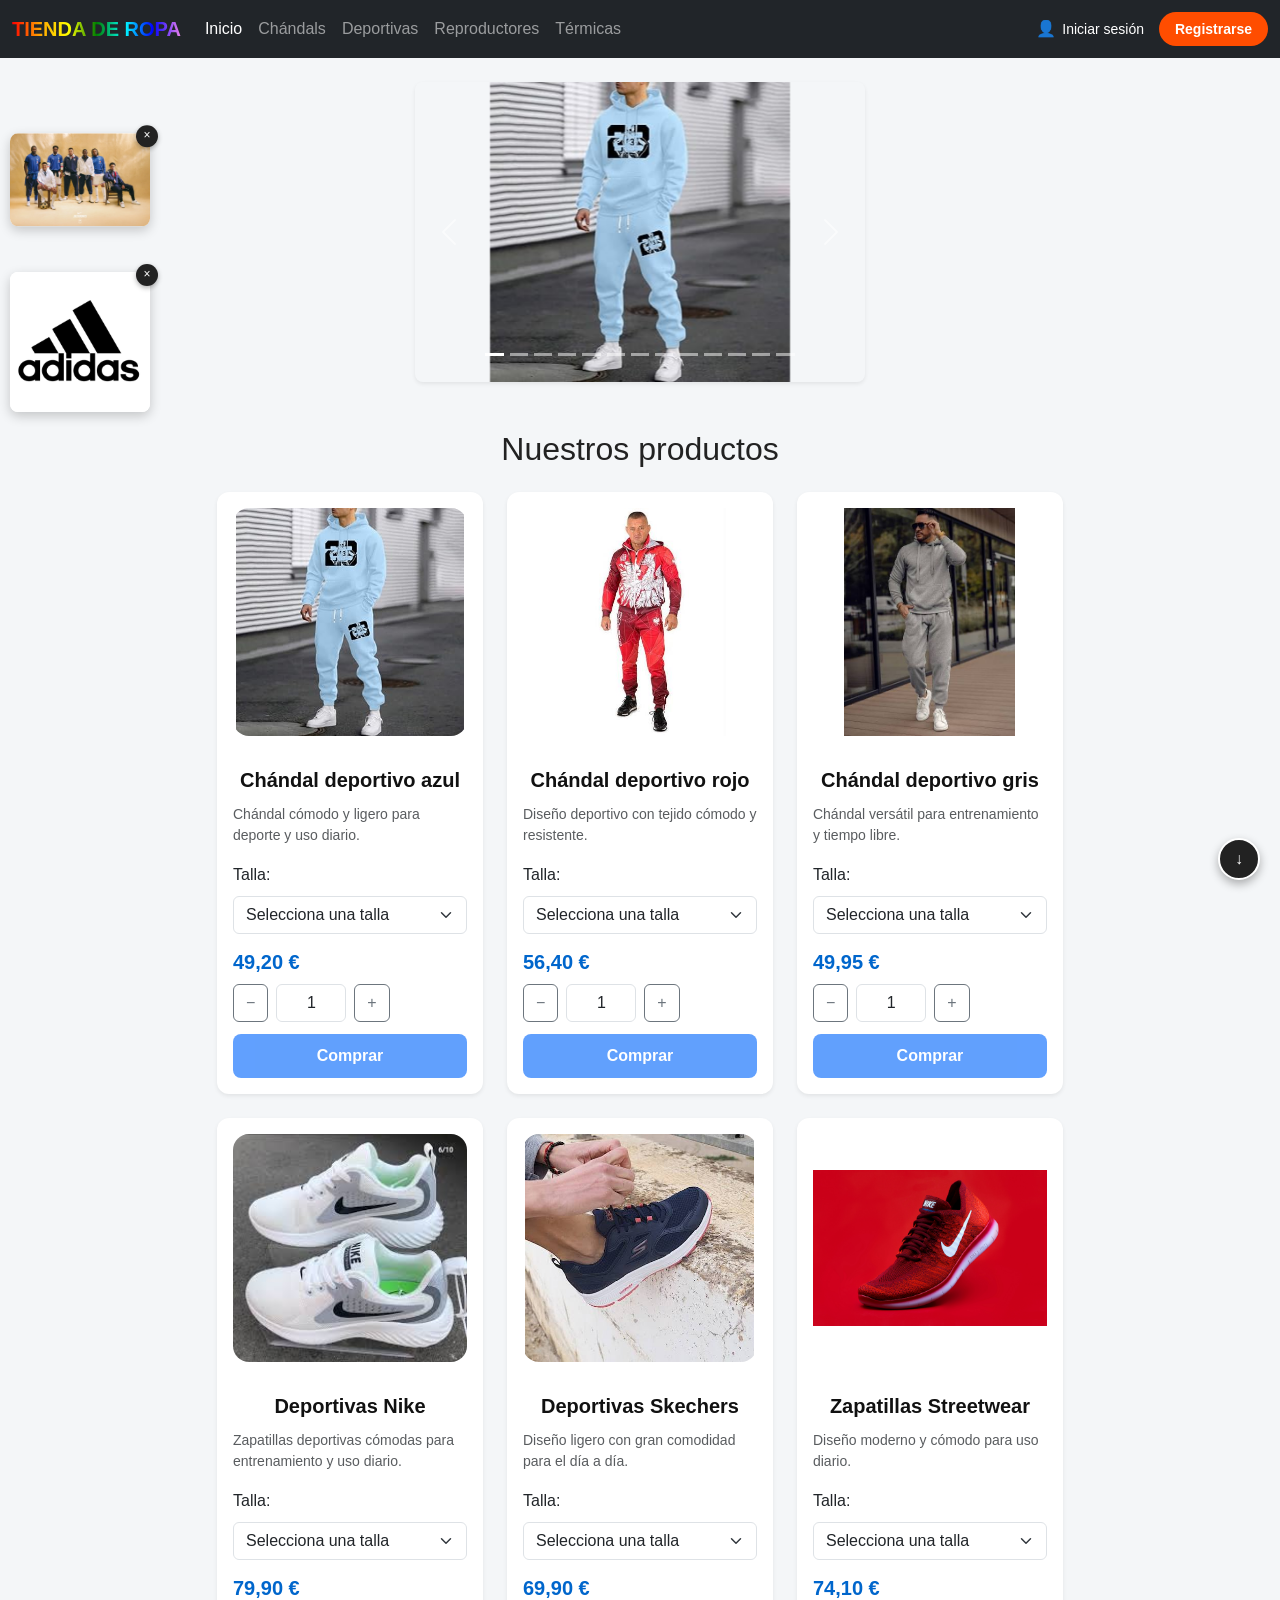
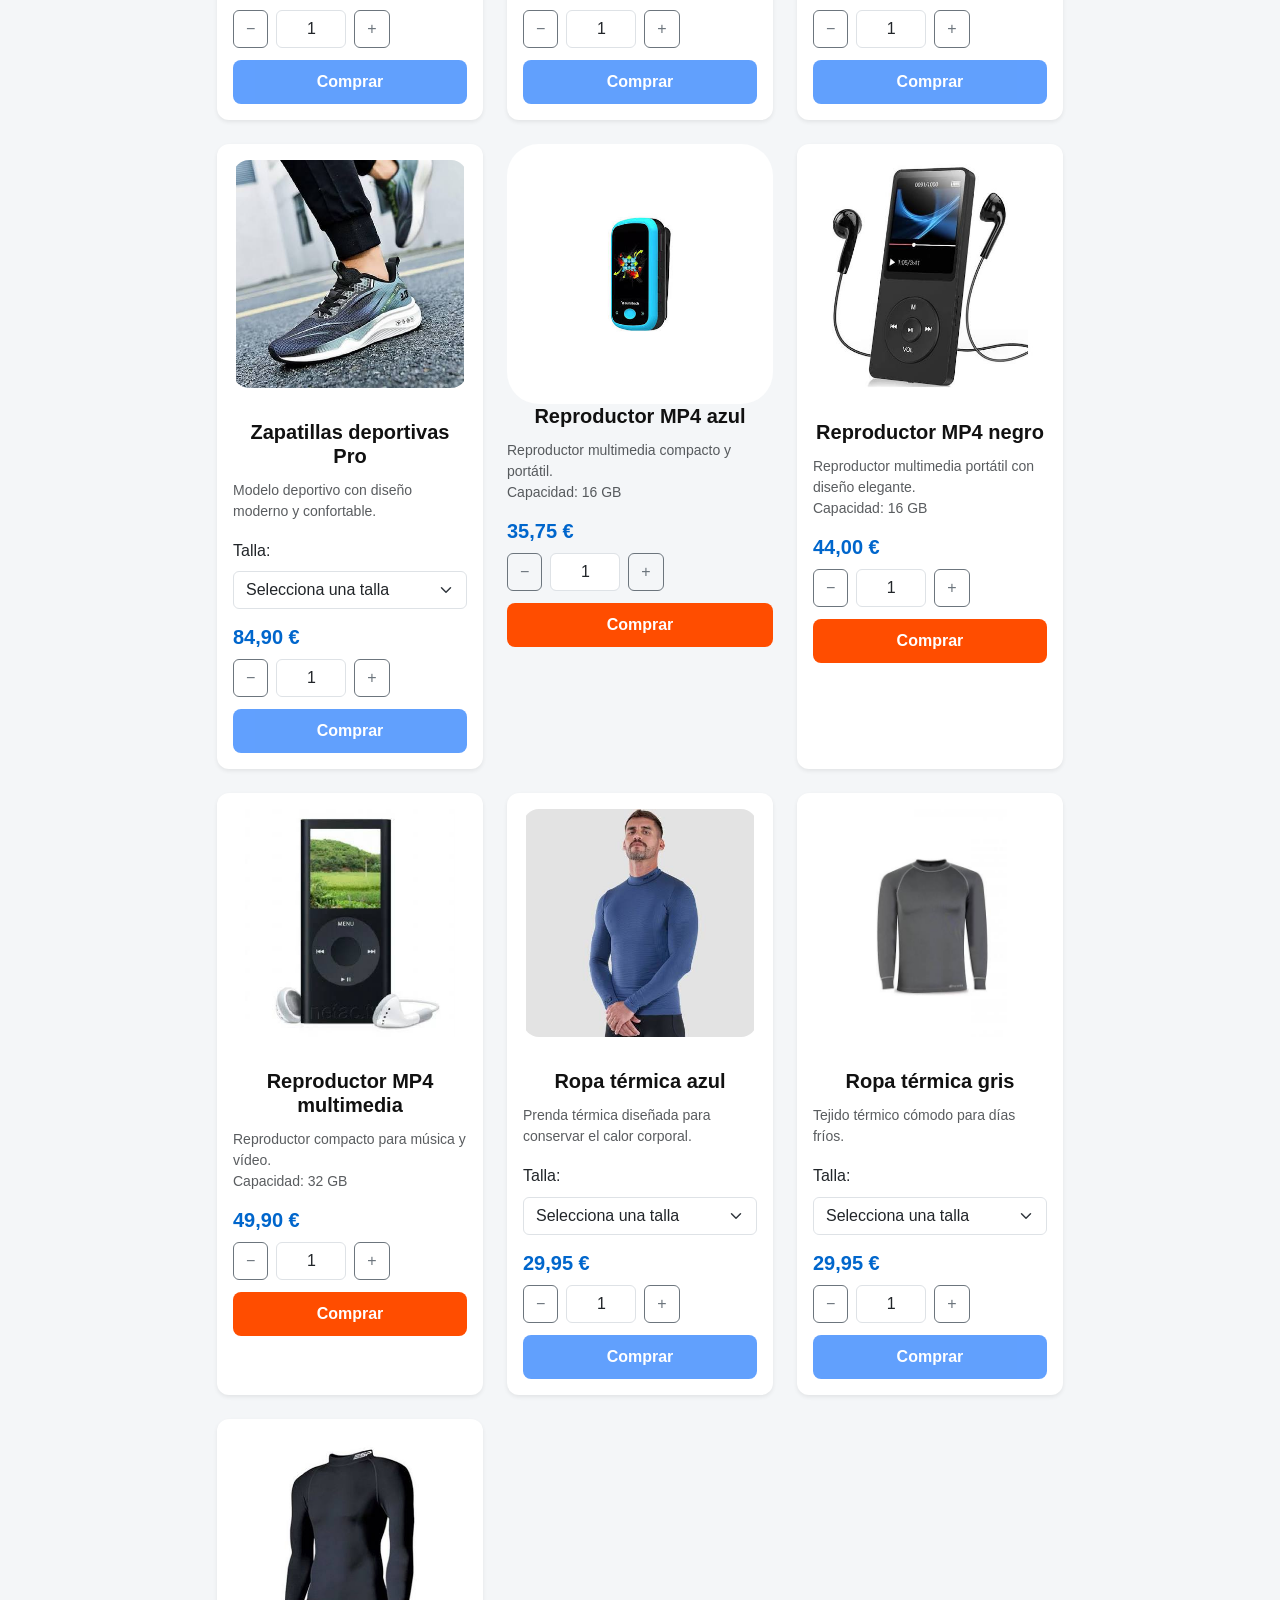
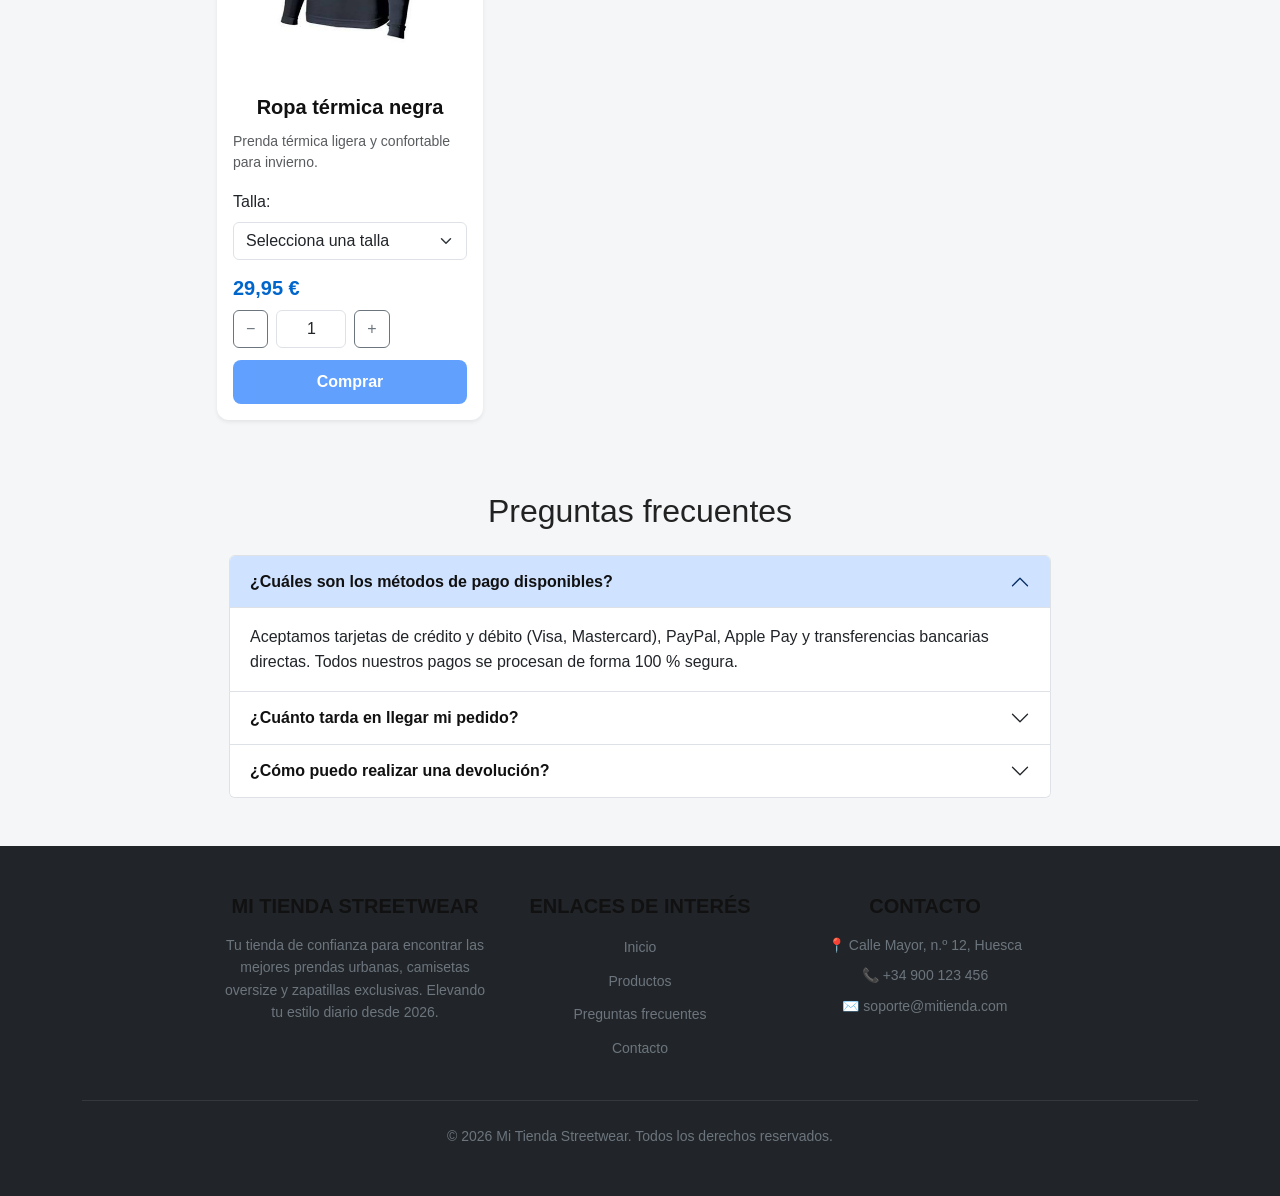
<file: index.html>
<!DOCTYPE html>
<html lang="es-ES">
<head>
    <meta charset="utf-8">
    <meta name="description" content="Tienda de ropa online">
    <!-- Las letras (título) que se ve en la pestaña del navegador -->
    <meta name="author" content="Hacker39">
    <!-- Es información para el navegador y otros sistemas, no contenido visual. -->
    <!-- Indica qué palabras clave están relacionadas con el contenido de la página. -->
    <meta name="keywords" content="ropa, moda, camisetas, chaquetas, zapatillas, streetwear">
    <!-- Sirve para que la página se adapte correctamente a móviles, tablets y ordenadores. -->
    <meta name="viewport" content="width=device-width, initial-scale=1">
    <!-- Esto hace que Bootstrap esté disponible y que funcionen sus clases. -->
    <link href="https://cdn.jsdelivr.net/npm/bootstrap@5.3.3/dist/css/bootstrap.min.css" rel="stylesheet">
    <!-- Estilos personalizados -->
    <link rel="stylesheet" href="estilos/estilos.css">
    <title>Tienda de ropa online</title>
    <!-- Para usar el icono del carrito -->
    <link rel="stylesheet" href="https://cdnjs.cloudflare.com/ajax/libs/font-awesome/6.5.1/css/all.min.css">
</head>
<body>
    <!-- BANNERS PUBLICITARIOS -->
    <div id="banner-nike" class="banner-publicidad">
        <button class="cerrar-banner" type="button" aria-label="Cerrar publicidad">×</button>
        <!-- aria-label: cuando el elemento no tiene texto visible que explique su función. -->
        <img src="imagenes/nike.jpg" alt="Publicidad Nike">
    </div>
    <div id="banner-adidas" class="banner-publicidad banner-segundo">
        <button class="cerrar-banner" type="button" aria-label="Cerrar publicidad">×</button>
        <img src="imagenes/adidas.jpg" alt="Publicidad Adidas">
    </div>
    <!-- HEADER CON NAVBAR DE BOOTSTRAP -->
    <header>
        <nav class="navbar navbar-expand-lg navbar-dark bg-dark">
            <div class="container-fluid">
                <span class="navbar-brand">
                    <strong
                        style="background: linear-gradient(90deg, red, orange, yellow, green, cyan, blue, violet); background-clip: text; -webkit-background-clip: text; -webkit-text-fill-color: transparent;">TIENDA
                        DE ROPA</strong>
                </span>
                <button class="navbar-toggler" type="button" data-bs-toggle="collapse" data-bs-target="#navbarNav"
                    aria-controls="navbarNav" aria-expanded="false" aria-label="Abrir menú de navegación">
                    <span class="navbar-toggler-icon"></span>
                </button>
                <div class="collapse navbar-collapse" id="navbarNav">
                    <!-- Categorías alineadas a la izquierda -->
                    <ul class="navbar-nav me-auto">
                        <li class="nav-item">
                            <a class="nav-link active" aria-current="page" href="#">
                                Inicio
                            </a>
                        </li>
                        <li class="nav-item">
                            <a class="nav-link" href="chandals.html">
                                Chándals
                            </a>
                        </li>
                        <li class="nav-item">
                            <a class="nav-link" href="deportivas.html">
                                Deportivas
                            </a>
                        </li>
                        <li class="nav-item">
                            <a class="nav-link" href="reproductores.html">
                                Reproductores
                            </a>
                        </li>
                        <li class="nav-item">
                            <a class="nav-link" href="termicas.html">
                                Térmicas
                            </a>
                        </li>
                    </ul>
                    <!-- Contiene inicio de sesión y Registrarse -->
                    <div class="usuario-acceso ms-auto">
                        <a href="iniciosesión.php" class="login-link" title="Iniciar sesión" target="_blank"
                            rel="noopener noreferrer">
                            <span class="icon-usuario">👤</span>
                            <span class="text-usuario">Iniciar sesión</span>
                        </a>
                        <a href="crearcuenta.html" class="btn-registro" title="Registrarse" target="_blank"
                            rel="noopener noreferrer">
                            Registrarse
                        </a>
                    </div>
                </div>
            </div>
        </nav>
    </header>
    <!-- CONTENIDO PRINCIPAL -->
    <main class="content-container mt-4">
        <!-- Contenedor del carrusel de imágenes -->
        <div id="carouselExampleIndicators" class="carousel slide mb-4" data-bs-ride="carousel" data-bs-interval="5000">
            <!-- Indicadores del carrusel -->
            <div class="carousel-indicators">
                <button type="button" data-bs-target="#carouselExampleIndicators" data-bs-slide-to="0" class="active"
                    aria-current="true" aria-label="Diapositiva 1"></button>
                <button type="button" data-bs-target="#carouselExampleIndicators" data-bs-slide-to="1"
                    aria-label="Diapositiva 2"></button>
                <button type="button" data-bs-target="#carouselExampleIndicators" data-bs-slide-to="2"
                    aria-label="Diapositiva 3"></button>
                <button type="button" data-bs-target="#carouselExampleIndicators" data-bs-slide-to="3"
                    aria-label="Diapositiva 4"></button>
                <button type="button" data-bs-target="#carouselExampleIndicators" data-bs-slide-to="4"
                    aria-label="Diapositiva 5"></button>
                <button type="button" data-bs-target="#carouselExampleIndicators" data-bs-slide-to="5"
                    aria-label="Diapositiva 6"></button>
                <button type="button" data-bs-target="#carouselExampleIndicators" data-bs-slide-to="6"
                    aria-label="Diapositiva 7"></button>
                <button type="button" data-bs-target="#carouselExampleIndicators" data-bs-slide-to="7"
                    aria-label="Diapositiva 8"></button>
                <button type="button" data-bs-target="#carouselExampleIndicators" data-bs-slide-to="8"
                    aria-label="Diapositiva 9"></button>
                <button type="button" data-bs-target="#carouselExampleIndicators" data-bs-slide-to="9"
                    aria-label="Diapositiva 10"></button>
                <button type="button" data-bs-target="#carouselExampleIndicators" data-bs-slide-to="10"
                    aria-label="Diapositiva 11"></button>
                <button type="button" data-bs-target="#carouselExampleIndicators" data-bs-slide-to="11"
                    aria-label="Diapositiva 12"></button>
                <button type="button" data-bs-target="#carouselExampleIndicators" data-bs-slide-to="12"
                    aria-label="Diapositiva 13"></button>
            </div>
            <!-- Contenedor de imágenes del carrusel -->
            <div class="carousel-inner rounded-3 shadow-sm">
                <!-- CHÁNDALS -->
                <div class="carousel-item active">
                    <img src="imagenes/chandals/chandalazul.jpeg" class="d-block w-100" alt="Chándal azul">
                </div>
                <div class="carousel-item">
                    <img src="imagenes/chandals/chandalrojo.jpeg" class="d-block w-100" alt="Chándal rojo">
                </div>
                <div class="carousel-item">
                    <img src="imagenes/chandals/chandalgris.jpeg" class="d-block w-100" alt="Chándal gris">
                </div>
                <!-- DEPORTIVAS -->
                <div class="carousel-item">
                    <img src="imagenes/deportivas/nikes.jpeg" class="d-block w-100" alt="Deportivas Nike">
                </div>
                <div class="carousel-item">
                    <img src="imagenes/deportivas/sketches.jpeg" class="d-block w-100" alt="Deportivas Skechers">
                </div>
                <div class="carousel-item">
                    <img src="imagenes/deportivas/zapatillas.jpeg" class="d-block w-100" alt="Zapatillas deportivas">
                </div>
                <div class="carousel-item">
                    <img src="imagenes/deportivas/unas.jpeg" class="d-block w-100" alt="Zapatillas deportivas Pro">
                </div>
                <!-- MP4 -->
                <div class="carousel-item">
                    <img src="imagenes/mp4/azul.jpeg" class="d-block w-100" alt="Reproductor MP4 azul">
                </div>
                <div class="carousel-item">
                    <img src="imagenes/mp4/negro.jpeg" class="d-block w-100" alt="Reproductor MP4 negro">
                </div>
                <div class="carousel-item">
                    <img src="imagenes/mp4/wiki.jpeg" class="d-block w-100" alt="Reproductor MP4 multimedia">
                </div>
                <!-- TÉRMICAS -->
                <div class="carousel-item">
                    <img src="imagenes/termicas/azul.jpeg" class="d-block w-100" alt="Ropa térmica azul">
                </div>
                <div class="carousel-item">
                    <img src="imagenes/termicas/gris.jpeg" class="d-block w-100" alt="Ropa térmica gris">
                </div>
                <div class="carousel-item">
                    <img src="imagenes/termicas/negra.jpeg" class="d-block w-100" alt="Ropa térmica negra">
                </div>
            </div>
            <!-- CONTROLES DEL CARRUSEL -->
            <button class="carousel-control-prev" type="button" data-bs-target="#carouselExampleIndicators"
                data-bs-slide="prev">
                <span class="carousel-control-prev-icon" aria-hidden="true"></span>
                <span class="visually-hidden">Anterior</span>
            </button>
            <button class="carousel-control-next" type="button" data-bs-target="#carouselExampleIndicators"
                data-bs-slide="next">
                <span class="carousel-control-next-icon" aria-hidden="true"></span>
                <span class="visually-hidden">Siguiente</span>
            </button>
        </div>
        <!-- CONTENEDOR DE LA SECCIÓN DE PRODUCTOS -->
        <div class="container my-5">
            <h2 class="text-center mb-4">Nuestros productos</h2>
            <div class="row">
                <!-- PRODUCTO 1 -->
                <div class="col-12 col-md-6 col-lg-4 mb-4">
                    <div class="card h-100 shadow-sm">
                        <img src="imagenes/chandals/chandalazul.jpeg" class="card-img-top p-3 rounded-5"
                            alt="Chándal azul">
                        <div class="card-body d-flex flex-column">
                            <h5 class="card-title"><strong>Chándal deportivo azul</strong></h5>
                            <p class="card-text text-muted small">
                                Chándal cómodo y ligero para deporte y uso diario.
                            </p>
                            <form action="controlador/carritocontroller.php" method="POST" target="_blank">
                                <input type="hidden" name="id" value="1">
                                <label for="talla-chandal-azul" class="form-label">
                                    Talla:
                                </label>
                                <select id="talla-chandal-azul" name="talla" class="form-select mb-3">
                                    <option value="">Selecciona una talla</option>
                                    <option value="S">S</option>
                                    <option value="M">M</option>
                                    <option value="L">L</option>
                                    <option value="XL">XL</option>
                                </select>
                                <h5 class="mt-auto text-primary">49,20 €</h5>
                                <div class="d-flex align-items-center gap-2 mb-2">
                                    <button type="button" class="btn btn-outline-secondary btn-restar">−</button>
                                    <input type="number" name="cantidad"
                                        class="form-control text-center cantidad-producto" value="1" min="1"
                                        style="width: 70px;">
                                    <button type="button" class="btn btn-outline-secondary btn-sumar">+</button>
                                </div>
                                <button type="submit" class="btn btn-primary btn-comprar" disabled>
                                    Comprar
                                </button>
                            </form>
                        </div>
                    </div>
                </div>
                <!-- PRODUCTO 2 -->
                <div class="col-12 col-md-6 col-lg-4 mb-4">
                    <div class="card h-100 shadow-sm">
                        <img src="imagenes/chandals/chandalrojo.jpeg" class="card-img-top p-3 rounded-5"
                            alt="Chándal rojo">
                        <div class="card-body d-flex flex-column">
                            <h5 class="card-title"><strong>Chándal deportivo rojo</strong></h5>
                            <p class="card-text text-muted small">
                                Diseño deportivo con tejido cómodo y resistente.
                            </p>
                            <form action="controlador/carritocontroller.php" method="POST" target="_blank">
                                <input type="hidden" name="id" value="2">
                                <label for="talla-chandal-rojo" class="form-label">
                                    Talla:
                                </label>
                                <select id="talla-chandal-rojo" name="talla" class="form-select mb-3">
                                    <option value="">Selecciona una talla</option>
                                    <option value="S">S</option>
                                    <option value="M">M</option>
                                    <option value="L">L</option>
                                    <option value="XL">XL</option>
                                </select>
                                <h5 class="mt-auto text-primary">56,40 €</h5>
                                <div class="d-flex align-items-center gap-2 mb-2">
                                    <button type="button" class="btn btn-outline-secondary btn-restar">−</button>
                                    <input type="number" name="cantidad"
                                        class="form-control text-center cantidad-producto" value="1" min="1"
                                        style="width: 70px;">
                                    <button type="button" class="btn btn-outline-secondary btn-sumar">+</button>
                                </div>
                                <button type="submit" class="btn btn-primary btn-comprar" disabled>
                                    Comprar
                                </button>
                            </form>
                        </div>
                    </div>
                </div>
                <!-- PRODUCTO 3 -->
                <div class="col-12 col-md-6 col-lg-4 mb-4">
                    <div class="card h-100 shadow-sm">
                        <img src="imagenes/chandals/chandalgris.jpeg" class="card-img-top p-3 rounded-5"
                            alt="Chándal gris">
                        <div class="card-body d-flex flex-column">
                            <h5 class="card-title"><strong>Chándal deportivo gris</strong></h5>
                            <p class="card-text text-muted small">
                                Chándal versátil para entrenamiento y tiempo libre.
                            </p>
                            <form action="controlador/carritocontroller.php" method="POST" target="_blank">
                                <input type="hidden" name="id" value="3">
                                <label for="talla-chandal-gris" class="form-label">
                                    Talla:
                                </label>
                                <select id="talla-chandal-gris" name="talla" class="form-select mb-3">
                                    <option value="">Selecciona una talla</option>
                                    <option value="S">S</option>
                                    <option value="M">M</option>
                                    <option value="L">L</option>
                                    <option value="XL">XL</option>
                                </select>
                                <h5 class="mt-auto text-primary">49,95 €</h5>
                                <div class="d-flex align-items-center gap-2 mb-2">
                                    <button type="button" class="btn btn-outline-secondary btn-restar">−</button>
                                    <input type="number" name="cantidad"
                                        class="form-control text-center cantidad-producto" value="1" min="1"
                                        style="width: 70px;">
                                    <button type="button" class="btn btn-outline-secondary btn-sumar">+</button>
                                </div>
                                <button type="submit" class="btn btn-primary btn-comprar" disabled>
                                    Comprar
                                </button>
                            </form>
                        </div>
                    </div>
                </div>
                <!-- PRODUCTO 4 -->
                <div class="col-12 col-md-6 col-lg-4 mb-4">
                    <div class="card h-100 shadow-sm">
                        <img src="imagenes/deportivas/nikes.jpeg" class="card-img-top p-3 rounded-5"
                            alt="Deportivas Nike">
                        <div class="card-body d-flex flex-column">
                            <h5 class="card-title"><strong>Deportivas Nike</strong></h5>
                            <p class="card-text text-muted small">
                                Zapatillas deportivas cómodas para entrenamiento y uso diario.
                            </p>
                            <form action="controlador/carritocontroller.php" method="POST" target="_blank">
                                <input type="hidden" name="id" value="4">
                                <label for="talla-nike" class="form-label">
                                    Talla:
                                </label>
                                <select id="talla-nike" name="talla" class="form-select mb-3">
                                    <option value="">Selecciona una talla</option>
                                    <option value="38">38</option>
                                    <option value="39">39</option>
                                    <option value="40">40</option>
                                    <option value="41">41</option>
                                    <option value="42">42</option>
                                    <option value="43">43</option>
                                    <option value="44">44</option>
                                    <option value="45">45</option>
                                </select>
                                <h5 class="mt-auto text-primary">79,90 €</h5>
                                <div class="d-flex align-items-center gap-2 mb-2">
                                    <button type="button" class="btn btn-outline-secondary btn-restar">−</button>
                                    <input type="number" name="cantidad"
                                        class="form-control text-center cantidad-producto" value="1" min="1"
                                        style="width: 70px;">
                                    <button type="button" class="btn btn-outline-secondary btn-sumar">+</button>
                                </div>
                                <button type="submit" class="btn btn-primary btn-comprar" disabled>
                                    Comprar
                                </button>
                            </form>
                        </div>
                    </div>
                </div>
                <!-- PRODUCTO 5 -->
                <div class="col-12 col-md-6 col-lg-4 mb-4">
                    <div class="card h-100 shadow-sm">
                        <img src="imagenes/deportivas/sketches.jpeg" class="card-img-top p-3 rounded-5"
                            alt="Deportivas Skechers">
                        <div class="card-body d-flex flex-column">
                            <h5 class="card-title"><strong>Deportivas Skechers</strong></h5>
                            <p class="card-text text-muted small">
                                Diseño ligero con gran comodidad para el día a día.
                            </p>
                            <form action="controlador/carritocontroller.php" method="POST" target="_blank">
                                <input type="hidden" name="id" value="5">
                                <label for="talla-skechers" class="form-label">
                                    Talla:
                                </label>
                                <select id="talla-skechers" name="talla" class="form-select mb-3">
                                    <option value="">Selecciona una talla</option>
                                    <option value="38">38</option>
                                    <option value="39">39</option>
                                    <option value="40">40</option>
                                    <option value="41">41</option>
                                    <option value="42">42</option>
                                    <option value="43">43</option>
                                    <option value="44">44</option>
                                    <option value="45">45</option>
                                </select>
                                <h5 class="mt-auto text-primary">69,90 €</h5>
                                <div class="d-flex align-items-center gap-2 mb-2">
                                    <button type="button" class="btn btn-outline-secondary btn-restar">−</button>
                                    <input type="number" name="cantidad"
                                        class="form-control text-center cantidad-producto" value="1" min="1"
                                        style="width: 70px;">
                                    <button type="button" class="btn btn-outline-secondary btn-sumar">+</button>
                                </div>
                                <button type="submit" class="btn btn-primary btn-comprar" disabled>
                                    Comprar
                                </button>
                            </form>
                        </div>
                    </div>
                </div>
                <!-- PRODUCTO 6 -->
                <div class="col-12 col-md-6 col-lg-4 mb-4">
                    <div class="card h-100 shadow-sm">
                        <img src="imagenes/deportivas/zapatillas.jpeg" class="card-img-top p-3 rounded-5"
                            alt="Zapatillas Streetwear">
                        <div class="card-body d-flex flex-column">
                            <h5 class="card-title"><strong>Zapatillas Streetwear</strong></h5>
                            <p class="card-text text-muted small">
                                Diseño moderno y cómodo para uso diario.
                            </p>
                            <form action="controlador/carritocontroller.php" method="POST" target="_blank">
                                <input type="hidden" name="id" value="6">
                                <label for="talla-streetwear" class="form-label">
                                    Talla:
                                </label>
                                <select id="talla-streetwear" name="talla" class="form-select mb-3">
                                    <option value="">Selecciona una talla</option>
                                    <option value="38">38</option>
                                    <option value="39">39</option>
                                    <option value="40">40</option>
                                    <option value="41">41</option>
                                    <option value="42">42</option>
                                    <option value="43">43</option>
                                    <option value="44">44</option>
                                    <option value="45">45</option>
                                </select>
                                <h5 class="mt-auto text-primary">74,10 €</h5>
                                <div class="d-flex align-items-center gap-2 mb-2">
                                    <button type="button" class="btn btn-outline-secondary btn-restar">−</button>
                                    <input type="number" name="cantidad"
                                        class="form-control text-center cantidad-producto" value="1" min="1"
                                        style="width: 70px;">
                                    <button type="button" class="btn btn-outline-secondary btn-sumar">+</button>
                                </div>
                                <button type="submit" class="btn btn-primary btn-comprar" disabled>
                                    Comprar
                                </button>
                            </form>
                        </div>
                    </div>
                </div>
                <!-- PRODUCTO 7 -->
                <div class="col-12 col-md-6 col-lg-4 mb-4">
                    <div class="card h-100 shadow-sm">
                        <img src="imagenes/deportivas/unas.jpeg" class="card-img-top p-3 rounded-5"
                            alt="Zapatillas deportivas Pro">
                        <div class="card-body d-flex flex-column">
                            <h5 class="card-title"><strong>Zapatillas deportivas Pro</strong></h5>
                            <p class="card-text text-muted small">
                                Modelo deportivo con diseño moderno y confortable.
                            </p>
                            <form action="controlador/carritocontroller.php" method="POST" target="_blank">
                                <input type="hidden" name="id" value="7">
                                <label for="talla-pro" class="form-label">
                                    Talla:
                                </label>
                                <select id="talla-pro" name="talla" class="form-select mb-3">
                                    <option value="">Selecciona una talla</option>
                                    <option value="39">39</option>
                                    <option value="40">40</option>
                                    <option value="41">41</option>
                                    <option value="42">42</option>
                                    <option value="43">43</option>
                                    <option value="44">44</option>
                                    <option value="45">45</option>
                                </select>
                                <h5 class="mt-auto text-primary">84,90 €</h5>
                                <div class="d-flex align-items-center gap-2 mb-2">
                                    <button type="button" class="btn btn-outline-secondary btn-restar">−</button>
                                    <input type="number" name="cantidad"
                                        class="form-control text-center cantidad-producto" value="1" min="1"
                                        style="width: 70px;">
                                    <button type="button" class="btn btn-outline-secondary btn-sumar">+</button>
                                </div>
                                <button type="submit" class="btn btn-primary btn-comprar" disabled>
                                    Comprar
                                </button>
                            </form>
                        </div>
                    </div>
                </div>
                <!-- PRODUCTO 8 -->
                <div class="col-12 col-md-6 col-lg-4 mb-4">
                    <img src="imagenes/mp4/azul.jpeg" class="card-img-top p-3 rounded-5" alt="Reproductor MP4 azul">
                    <div class="card-body d-flex flex-column">
                        <h5 class="card-title"><strong>Reproductor MP4 azul</strong></h5>
                        <p class="card-text text-muted small">
                            Reproductor multimedia compacto y portátil.<br>
                            Capacidad: 16 GB
                        </p>
                        <form action="controlador/carritocontroller.php" method="POST" target="_blank">
                            <input type="hidden" name="id" value="8">
                            <h5 class="mt-auto text-primary">35,75 €</h5>
                            <div class="d-flex align-items-center gap-2 mb-2">
                                <button type="button" class="btn btn-outline-secondary btn-restar">−</button>
                                <input type="number" name="cantidad" class="form-control text-center cantidad-producto"
                                    value="1" min="1" style="width: 70px;">
                                <button type="button" class="btn btn-outline-secondary btn-sumar">+</button>
                            </div>
                            <button type="submit" class="btn btn-primary btn-comprar">
                                Comprar
                            </button>
                        </form>
                    </div>
                </div>
                <!-- PRODUCTO 9 -->
                <div class="col-12 col-md-6 col-lg-4 mb-4">
                    <div class="card h-100 shadow-sm">
                        <img src="imagenes/mp4/negro.jpeg" class="card-img-top p-3 rounded-5"
                            alt="Reproductor MP4 negro">
                        <div class="card-body d-flex flex-column">
                            <h5 class="card-title"><strong>Reproductor MP4 negro</strong></h5>
                            <p class="card-text text-muted small">
                                Reproductor multimedia portátil con diseño elegante.<br>
                                Capacidad: 16 GB
                            </p>
                            <form action="controlador/carritocontroller.php" method="POST" target="_blank">
                                <input type="hidden" name="id" value="9">
                                <h5 class="mt-auto text-primary">44,00 €</h5>
                                <div class="d-flex align-items-center gap-2 mb-2">
                                    <button type="button" class="btn btn-outline-secondary btn-restar">−</button>
                                    <input type="number" name="cantidad"
                                        class="form-control text-center cantidad-producto" value="1" min="1"
                                        style="width: 70px;">
                                    <button type="button" class="btn btn-outline-secondary btn-sumar">+</button>
                                </div>
                                <button type="submit" class="btn btn-primary btn-comprar">
                                    Comprar
                                </button>
                            </form>
                        </div>
                    </div>
                </div>
                <!-- PRODUCTO 10 -->
                <div class="col-12 col-md-6 col-lg-4 mb-4">
                    <div class="card h-100 shadow-sm">
                        <img src="imagenes/mp4/wiki.jpeg" class="card-img-top p-3 rounded-5"
                            alt="Reproductor MP4 multimedia">
                        <div class="card-body d-flex flex-column">
                            <h5 class="card-title"><strong>Reproductor MP4 multimedia</strong></h5>
                            <p class="card-text text-muted small">
                                Reproductor compacto para música y vídeo.<br>
                                Capacidad: 32 GB
                            </p>
                            <form action="controlador/carritocontroller.php" method="POST" target="_blank">
                                <input type="hidden" name="id" value="10">
                                <h5 class="mt-auto text-primary">49,90 €</h5>
                                <div class="d-flex align-items-center gap-2 mb-2">
                                    <button type="button" class="btn btn-outline-secondary btn-restar">−</button>
                                    <input type="number" name="cantidad"
                                        class="form-control text-center cantidad-producto" value="1" min="1"
                                        style="width: 70px;">
                                    <button type="button" class="btn btn-outline-secondary btn-sumar">+</button>
                                </div>
                                <button type="submit" class="btn btn-primary btn-comprar">
                                    Comprar
                                </button>
                            </form>
                        </div>
                    </div>
                </div>
                <!-- PRODUCTO 11 -->
                <div class="col-12 col-md-6 col-lg-4 mb-4">
                    <div class="card h-100 shadow-sm">
                        <img src="imagenes/termicas/azul.jpeg" class="card-img-top p-3 rounded-5"
                            alt="Ropa térmica azul">
                        <div class="card-body d-flex flex-column">
                            <h5 class="card-title"><strong>Ropa térmica azul</strong></h5>
                            <p class="card-text text-muted small">
                                Prenda térmica diseñada para conservar el calor corporal.
                            </p>
                            <form action="controlador/carritocontroller.php" method="POST" target="_blank">
                                <input type="hidden" name="id" value="11">
                                <label for="talla-termica-azul" class="form-label">
                                    Talla:
                                </label>
                                <select id="talla-termica-azul" name="talla" class="form-select mb-3">
                                    <option value="">Selecciona una talla</option>
                                    <option value="S">S</option>
                                    <option value="M">M</option>
                                    <option value="L">L</option>
                                    <option value="XL">XL</option>
                                </select>
                                <h5 class="mt-auto text-primary">29,95 €</h5>
                                <div class="d-flex align-items-center gap-2 mb-2">
                                    <button type="button" class="btn btn-outline-secondary btn-restar">−</button>
                                    <input type="number" name="cantidad"
                                        class="form-control text-center cantidad-producto" value="1" min="1"
                                        style="width: 70px;">
                                    <button type="button" class="btn btn-outline-secondary btn-sumar">+</button>
                                </div>
                                <button type="submit" class="btn btn-primary btn-comprar" disabled>
                                    Comprar
                                </button>
                            </form>
                        </div>
                    </div>
                </div>
                <!-- PRODUCTO 12 -->
                <div class="col-12 col-md-6 col-lg-4 mb-4">
                    <div class="card h-100 shadow-sm">
                        <img src="imagenes/termicas/gris.jpeg" class="card-img-top p-3 rounded-5"
                            alt="Ropa térmica gris">
                        <div class="card-body d-flex flex-column">
                            <h5 class="card-title"><strong>Ropa térmica gris</strong></h5>
                            <p class="card-text text-muted small">
                                Tejido térmico cómodo para días fríos.
                            </p>
                            <form action="controlador/carritocontroller.php" method="POST" target="_blank">
                                <input type="hidden" name="id" value="12">
                                <label for="talla-termica-gris" class="form-label">
                                    Talla:
                                </label>
                                <select id="talla-termica-gris" name="talla" class="form-select mb-3">
                                    <option value="">Selecciona una talla</option>
                                    <option value="S">S</option>
                                    <option value="M">M</option>
                                    <option value="L">L</option>
                                    <option value="XL">XL</option>
                                </select>
                                <h5 class="mt-auto text-primary">29,95 €</h5>
                                <div class="d-flex align-items-center gap-2 mb-2">
                                    <button type="button" class="btn btn-outline-secondary btn-restar">−</button>
                                    <input type="number" name="cantidad"
                                        class="form-control text-center cantidad-producto" value="1" min="1"
                                        style="width: 70px;">
                                    <button type="button" class="btn btn-outline-secondary btn-sumar">+</button>
                                </div>
                                <button type="submit" class="btn btn-primary btn-comprar" disabled>
                                    Comprar
                                </button>
                            </form>
                        </div>
                    </div>
                </div>
                <!-- PRODUCTO 13 -->
                <div class="col-12 col-md-6 col-lg-4 mb-4">
                    <div class="card h-100 shadow-sm">
                        <img src="imagenes/termicas/negra.jpeg" class="card-img-top p-3 rounded-5"
                            alt="Ropa térmica negra">
                        <div class="card-body d-flex flex-column">
                            <h5 class="card-title"><strong>Ropa térmica negra</strong></h5>
                            <p class="card-text text-muted small">
                                Prenda térmica ligera y confortable para invierno.
                            </p>
                            <form action="controlador/carritocontroller.php" method="POST" target="_blank">
                                <input type="hidden" name="id" value="13">
                                <label for="talla-termica-negra" class="form-label">
                                    Talla:
                                </label>
                                <select id="talla-termica-negra" name="talla" class="form-select mb-3">
                                    <option value="">Selecciona una talla</option>
                                    <option value="S">S</option>
                                    <option value="M">M</option>
                                    <option value="L">L</option>
                                    <option value="XL">XL</option>
                                </select>
                                <h5 class="mt-auto text-primary">29,95 €</h5>
                                <div class="d-flex align-items-center gap-2 mb-2">
                                    <button type="button" class="btn btn-outline-secondary btn-restar">−</button>
                                    <input type="number" name="cantidad"
                                        class="form-control text-center cantidad-producto" value="1" min="1"
                                        style="width: 70px;">
                                    <button type="button" class="btn btn-outline-secondary btn-sumar">+</button>
                                </div>
                                <button type="submit" class="btn btn-primary btn-comprar" disabled>
                                    Comprar
                                </button>
                            </form>
                        </div>
                    </div>
                </div>
            </div>
            <!-- PREGUNTAS FRECUENTES -->
            <div class="status-notice">
                <div class="container my-5">
                    <h2 class="text-center mb-4">
                        Preguntas frecuentes
                    </h2>
                    <div class="accordion" id="accordionFAQ">
                        <!-- FAQ 1 -->
                        <div class="accordion-item">
                            <h2 class="accordion-header">
                                <button class="accordion-button" type="button" data-bs-toggle="collapse"
                                    data-bs-target="#collapseOne" aria-expanded="true" aria-controls="collapseOne">
                                    <strong>
                                        ¿Cuáles son los métodos de pago disponibles?
                                    </strong>
                                </button>
                            </h2>
                            <div id="collapseOne" class="accordion-collapse collapse show"
                                data-bs-parent="#accordionFAQ">
                                <div class="accordion-body">
                                    Aceptamos tarjetas de crédito y débito
                                    (Visa, Mastercard), PayPal, Apple Pay y
                                    transferencias bancarias directas.
                                    Todos nuestros pagos se procesan de forma
                                    100 % segura.
                                </div>
                            </div>
                        </div>
                        <!-- FAQ 2 -->
                        <div class="accordion-item">
                            <h2 class="accordion-header">
                                <button class="accordion-button collapsed" type="button" data-bs-toggle="collapse"
                                    data-bs-target="#collapseTwo" aria-expanded="false" aria-controls="collapseTwo">
                                    <strong>
                                        ¿Cuánto tarda en llegar mi pedido?
                                    </strong>
                                </button>
                            </h2>
                            <div id="collapseTwo" class="accordion-collapse collapse" data-bs-parent="#accordionFAQ">
                                <div class="accordion-body">
                                    Los envíos estándar a toda la península
                                    tardan entre 24 y 48 horas laborables.
                                    Si realizas tu pedido antes de las 14:00,
                                    saldrá de nuestro almacén el mismo día.
                                </div>
                            </div>
                        </div>
                        <!-- FAQ 3 -->
                        <div class="accordion-item">
                            <h2 class="accordion-header">
                                <button class="accordion-button collapsed" type="button" data-bs-toggle="collapse"
                                    data-bs-target="#collapseThree" aria-expanded="false" aria-controls="collapseThree">
                                    <strong>
                                        ¿Cómo puedo realizar una devolución?
                                    </strong>
                                </button>
                            </h2>
                            <div id="collapseThree" class="accordion-collapse collapse" data-bs-parent="#accordionFAQ">
                                <div class="accordion-body">
                                    Dispones de 30 días naturales desde la
                                    recepción de tu compra para solicitar una
                                    devolución gratuita. Solo tienes que acceder
                                    a tu panel de usuario o rellenar nuestro
                                    formulario de contacto solicitando la
                                    etiqueta de envío.
                                </div>
                            </div>
                        </div>
                    </div>
                </div>
            </div>
    </main>
    <!-- Agregamos text-center en la fila para centrar todo el contenido -->
    <!-- FOOTER -->
    <footer class="bg-dark text-light py-5 mt-5">
        <div class="container">
            <!-- justify-content-center centra las 3 columnas horizontalmente -->
            <div class="row g-4 justify-content-center text-center">
                <!-- Columna 1 -->
                <div class="col-12 col-md-6 col-lg-3">
                    <h5 class="text-uppercase text-primary mb-3">
                        <strong>Mi Tienda Streetwear</strong>
                    </h5>
                    <p class="text-secondary small">
                        Tu tienda de confianza para encontrar las mejores
                        prendas urbanas, camisetas oversize y zapatillas
                        exclusivas. Elevando tu estilo diario desde 2026.
                    </p>
                </div>
                <!-- Columna 2 -->
                <div class="col-6 col-md-6 col-lg-3">
                    <h5 class="text-uppercase mb-3">
                        <strong>Enlaces de interés</strong>
                    </h5>
                    <ul class="list-unstyled">
                        <li class="mb-2">
                            <a href="#" class="text-secondary text-decoration-none small text-hover-light">Inicio</a>
                        </li>
                        <li class="mb-2">
                            <a href="#" class="text-secondary text-decoration-none small text-hover-light">Productos</a>
                        </li>
                        <li class="mb-2">
                            <a href="#" class="text-secondary text-decoration-none small text-hover-light">Preguntas
                                frecuentes</a>
                        </li>
                        <li class="mb-2">
                            <a href="contacto.html"
                                class="text-secondary text-decoration-none small text-hover-light">Contacto</a>
                        </li>
                    </ul>
                </div>
                <!-- Columna 3 -->
                <div class="col-6 col-md-6 col-lg-3">
                    <h5 class="text-uppercase mb-3">
                        <strong>
                            <a href="contacto.html" id="contacto" class="text-decoration-none text-reset">Contacto</a>
                        </strong>
                    </h5>
                    <ul class="list-unstyled text-secondary small">
                        <li class="mb-2">📍 Calle Mayor, n.º 12, Huesca</li>
                        <li class="mb-2">📞 +34 900 123 456</li>
                        <li class="mb-2">✉️ soporte@mitienda.com</li>
                    </ul>
                </div>
            </div>
            <hr class="border-secondary my-4">
            <!-- COPYRIGHT -->
            <div class="row">
                <div class="col text-center">
                    <p class="text-secondary small mb-0">
                        &copy; 2026 Mi Tienda Streetwear. Todos los derechos reservados.
                    </p>
                </div>
            </div>
        </div>
    </footer>
    <!-- JS Bootstrap y Script principal -->
    <script src="https://cdn.jsdelivr.net/npm/bootstrap@5.3.3/dist/js/bootstrap.bundle.min.js"></script>
    <!-- BOTONES FLOTANTES DE NAVEGACIÓN -->
    <div class="flechas-navegacion">
        <button id="btn-subir" class="btn-flecha" type="button" title="Ir arriba" aria-label="Ir arriba">
            ↑
        </button>
        <button id="btn-bajar" class="btn-flecha" type="button" title="Ir abajo" aria-label="Ir abajo">
            ↓
        </button>
    </div>
    <script src="main.js"></script>
</body>
</html>
</file>
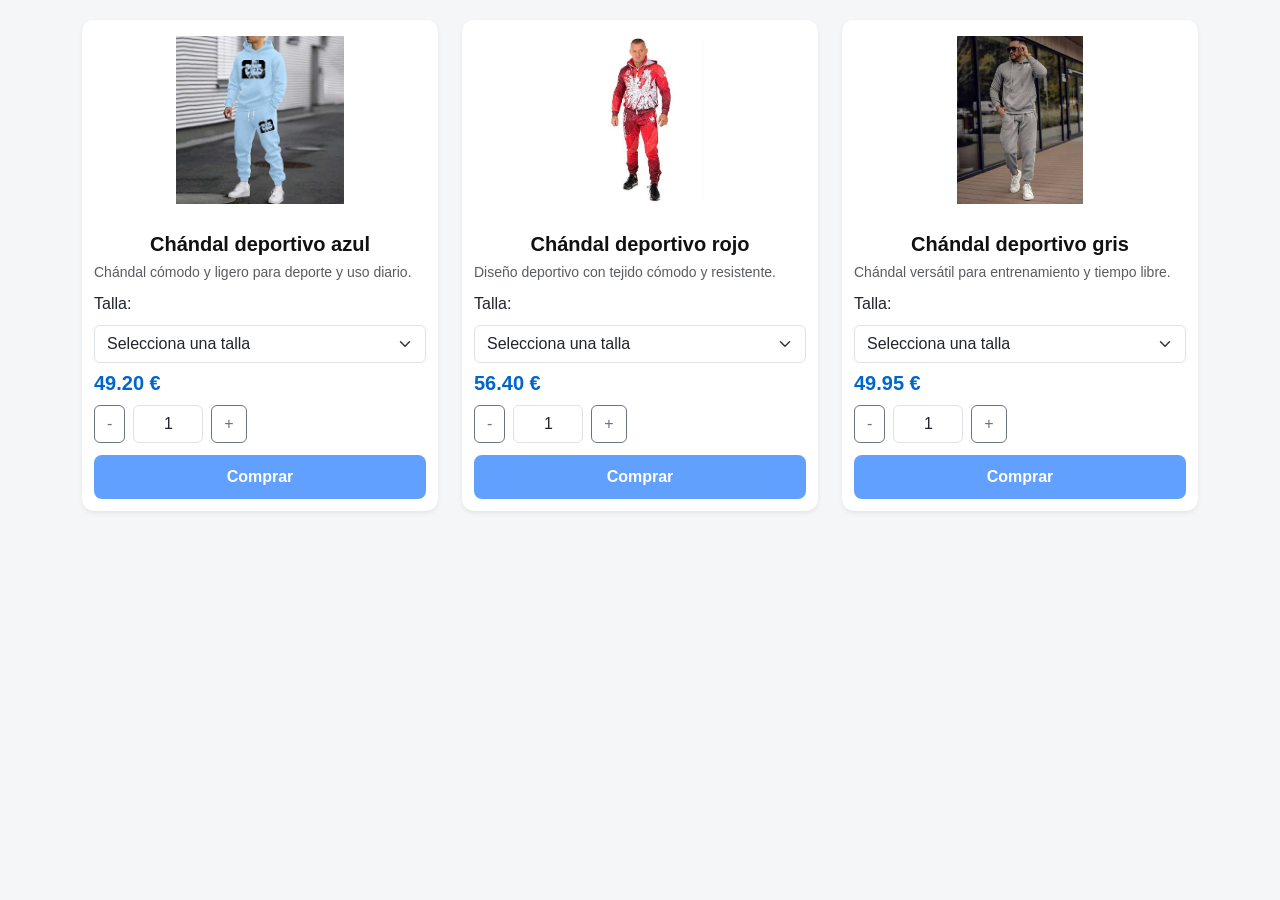
<file: chandals.html>
<!DOCTYPE html>
<html lang="es">
<head>
    <meta charset="UTF-8">
    <meta name="viewport" content="width=device-width, initial-scale=1.0">
    <meta name="description" content="Nuestros chandales">
    <meta name="author" content="Usuario">
    <title>Nuestros chandales</title>
    <!-- Bootstrap CSS -->
    <link href="https://cdn.jsdelivr.net/npm/bootstrap@5.3.3/dist/css/bootstrap.min.css" rel="stylesheet">
    <link rel="stylesheet" href="estilos/estilos.css">
</head>
<body>
    <main class="container py-5">
        <div class="row">
            <!-- PRODUCTO 1 -->
            <div class="col-12 col-md-6 col-lg-4 mb-4">
                <div class="card h-100 shadow-sm">
                    <img src="imagenes/chandals/chandalazul.jpeg" class="card-img-top p-3 rounded-5" alt="Chándal azul">
                    <div class="card-body d-flex flex-column">
                        <h5 class="card-title">
                            <strong>Chándal deportivo azul</strong>
                        </h5>
                        <p class="card-text text-muted small">
                            Chándal cómodo y ligero para deporte y uso diario.
                        </p>
                        <form action="controlador/carritocontroller.php" method="POST" target="_blank">
                            <input type="hidden" name="id" value="1">
                            <label for="talla-chandal-azul" class="form-label">
                                Talla:
                            </label>
                            <select id="talla-chandal-azul" name="talla" class="form-select mb-3">
                                <option value="">Selecciona una talla</option>
                                <option value="S">S</option>
                                <option value="M">M</option>
                                <option value="L">L</option>
                                <option value="XL">XL</option>
                            </select>
                            <h5 class="mt-auto text-primary">
                                49.20 €
                            </h5>
                            <div class="d-flex align-items-center gap-2 mb-2">
                                <button type="button" class="btn btn-outline-secondary btn-restar">-</button>
                                <input type="number" name="cantidad" class="form-control text-center cantidad-producto"
                                    value="1" min="1" style="width: 70px;">
                                <button type="button" class="btn btn-outline-secondary btn-sumar">+</button>
                            </div>
                            <button type="submit" class="btn btn-primary btn-comprar" disabled>
                                Comprar
                            </button>
                        </form>
                    </div>
                </div>
            </div>
            <!-- PRODUCTO 2 -->
            <div class="col-12 col-md-6 col-lg-4 mb-4">
                <div class="card h-100 shadow-sm">
                    <img src="imagenes/chandals/chandalrojo.jpeg" class="card-img-top p-3 rounded-5" alt="Chándal rojo">
                    <div class="card-body d-flex flex-column">
                        <h5 class="card-title">
                            <strong>Chándal deportivo rojo</strong>
                        </h5>
                        <p class="card-text text-muted small">
                            Diseño deportivo con tejido cómodo y resistente.
                        </p>
                        <form action="controlador/carritocontroller.php" method="POST" target="_blank">
                            <input type="hidden" name="id" value="2">
                            <label for="talla-chandal-rojo" class="form-label">
                                Talla:
                            </label>
                            <select id="talla-chandal-rojo" name="talla" class="form-select mb-3">
                                <option value="">Selecciona una talla</option>
                                <option value="S">S</option>
                                <option value="M">M</option>
                                <option value="L">L</option>
                                <option value="XL">XL</option>
                            </select>
                            <h5 class="mt-auto text-primary">
                                56.40 €
                            </h5>
                            <div class="d-flex align-items-center gap-2 mb-2">
                                <button type="button" class="btn btn-outline-secondary btn-restar">-</button>
                                <input type="number" name="cantidad" class="form-control text-center cantidad-producto"
                                    value="1" min="1" style="width: 70px;">
                                <button type="button" class="btn btn-outline-secondary btn-sumar">+</button>
                            </div>
                            <button type="submit" class="btn btn-primary btn-comprar" disabled>
                                Comprar
                            </button>
                        </form>
                    </div>
                </div>
            </div>
            <!-- PRODUCTO 3 -->
            <div class="col-12 col-md-6 col-lg-4 mb-4">
                <div class="card h-100 shadow-sm">
                    <img src="imagenes/chandals/chandalgris.jpeg" class="card-img-top p-3 rounded-5" alt="Chándal gris">
                    <div class="card-body d-flex flex-column">
                        <h5 class="card-title">
                            <strong>Chándal deportivo gris</strong>
                        </h5>
                        <p class="card-text text-muted small">
                            Chándal versátil para entrenamiento y tiempo libre.
                        </p>
                        <form action="controlador/carritocontroller.php" method="POST" target="_blank">
                            <input type="hidden" name="id" value="3">
                            <label for="talla-chandal-gris" class="form-label">
                                Talla:
                            </label>
                            <select id="talla-chandal-gris" name="talla" class="form-select mb-3">
                                <option value="">Selecciona una talla</option>
                                <option value="S">S</option>
                                <option value="M">M</option>
                                <option value="L">L</option>
                                <option value="XL">XL</option>
                            </select>
                            <h5 class="mt-auto text-primary">
                                49.95 €
                            </h5>
                            <div class="d-flex align-items-center gap-2 mb-2">
                                <button type="button" class="btn btn-outline-secondary btn-restar">-</button>
                                <input type="number" name="cantidad" class="form-control text-center cantidad-producto"
                                    value="1" min="1" style="width: 70px;">
                                <button type="button" class="btn btn-outline-secondary btn-sumar">+</button>
                            </div>
                            <button type="submit" class="btn btn-primary btn-comprar" disabled>
                                Comprar
                            </button>
                        </form>
                    </div>
                </div>
            </div>
        </div>
    </main>
    <!-- Bootstrap JS -->
    <script src="https://cdn.jsdelivr.net/npm/bootstrap@5.3.3/dist/js/bootstrap.bundle.min.js"></script>
    <!-- Botones de comprar -->
    <script src="main.js"></script>
</body>
</html>
</file>
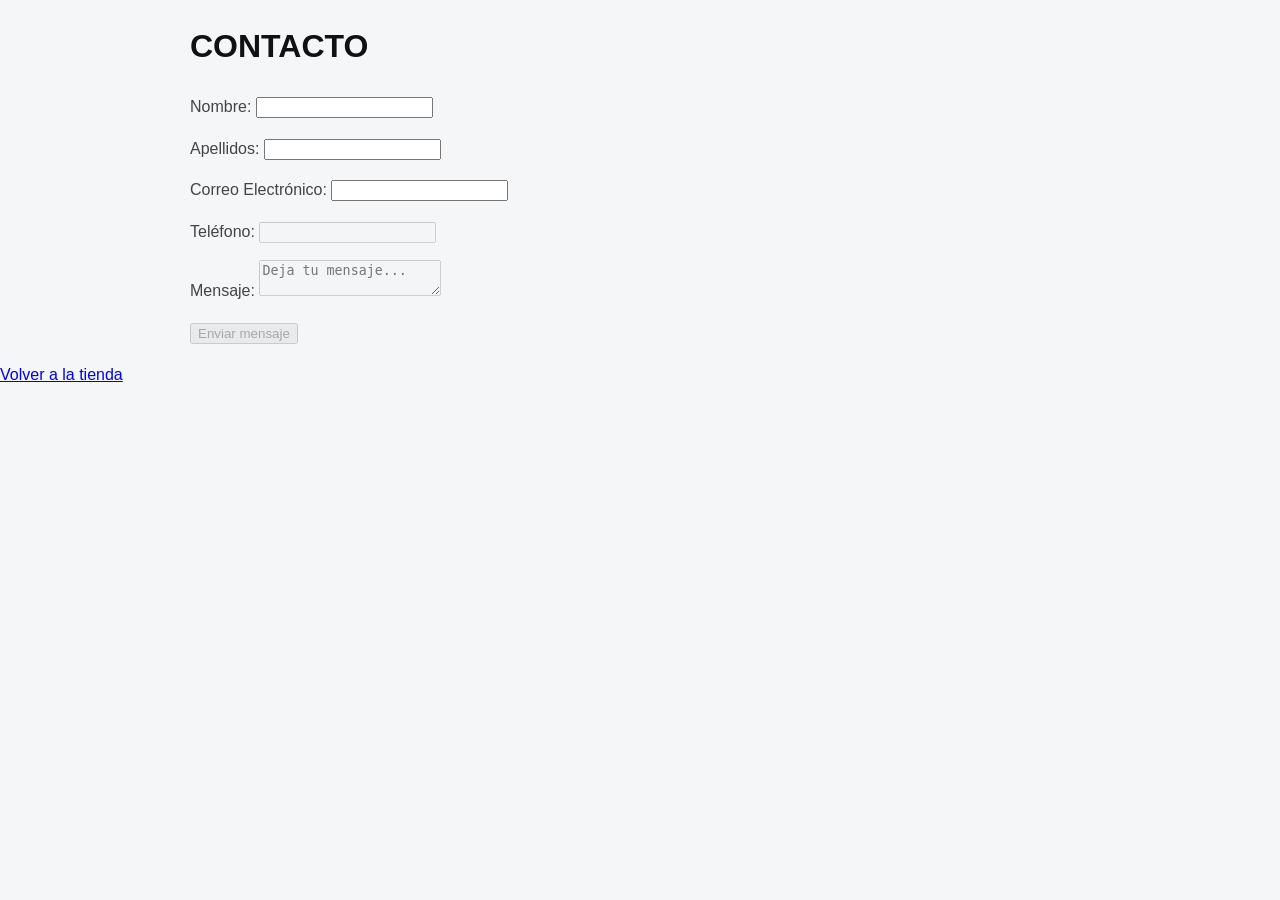
<file: contacto.html>
<!DOCTYPE html>
<html lang="es-ES">
<head>
    <meta charset="utf-8">
    <meta name="description" content="Página de contacto de la tienda de ropa online">
    <meta name="author" content="Usuario">
    <meta name="viewport" content="width=device-width, initial-scale=1">
    <link rel="stylesheet" href="estilos/estilos.css">
    <title>Contacto - Tienda de ropa online</title>
</head>
<body>
    <!-- CONTENIDO PRINCIPAL CENTRADO -->
    <main class="content-container">
        <h1>
            <strong>CONTACTO</strong>
        </h1>
        <form action="/procesar" method="post">
            <p>
                <label for="nombre">Nombre:</label>
                <input type="text" id="nombre" name="nombre" required>
            </p>
            <p>
                <label for="apellidos">Apellidos:</label>
                <input type="text" id="apellidos" name="apellidos" required>
            </p>
            <p>
                <label for="email">Correo Electrónico:</label>
                <input type="email" id="email" name="email" required>
            </p>
            <p>
                <label for="telefono">Teléfono:</label>
                <input type="text" id="telefono" name="telefono" disabled>
            </p>
            <p>
                <label for="mensaje">Mensaje:</label>
                <textarea id="mensaje" name="mensaje" placeholder="Deja tu mensaje..." disabled></textarea>
            </p>
            <p>
                <button type="submit" id="submitButton" disabled>
                    Enviar mensaje
                </button>
            </p>
        </form>
    </main>
    <!-- FOOTER -->
    <footer>
        <p>
            <a href="index.html">
                Volver a la tienda
            </a>
        </p>
    </footer>
    <!-- SCRIPT AL FINAL -->
    <script src="main.js"></script>
</body>
</html>
</file>
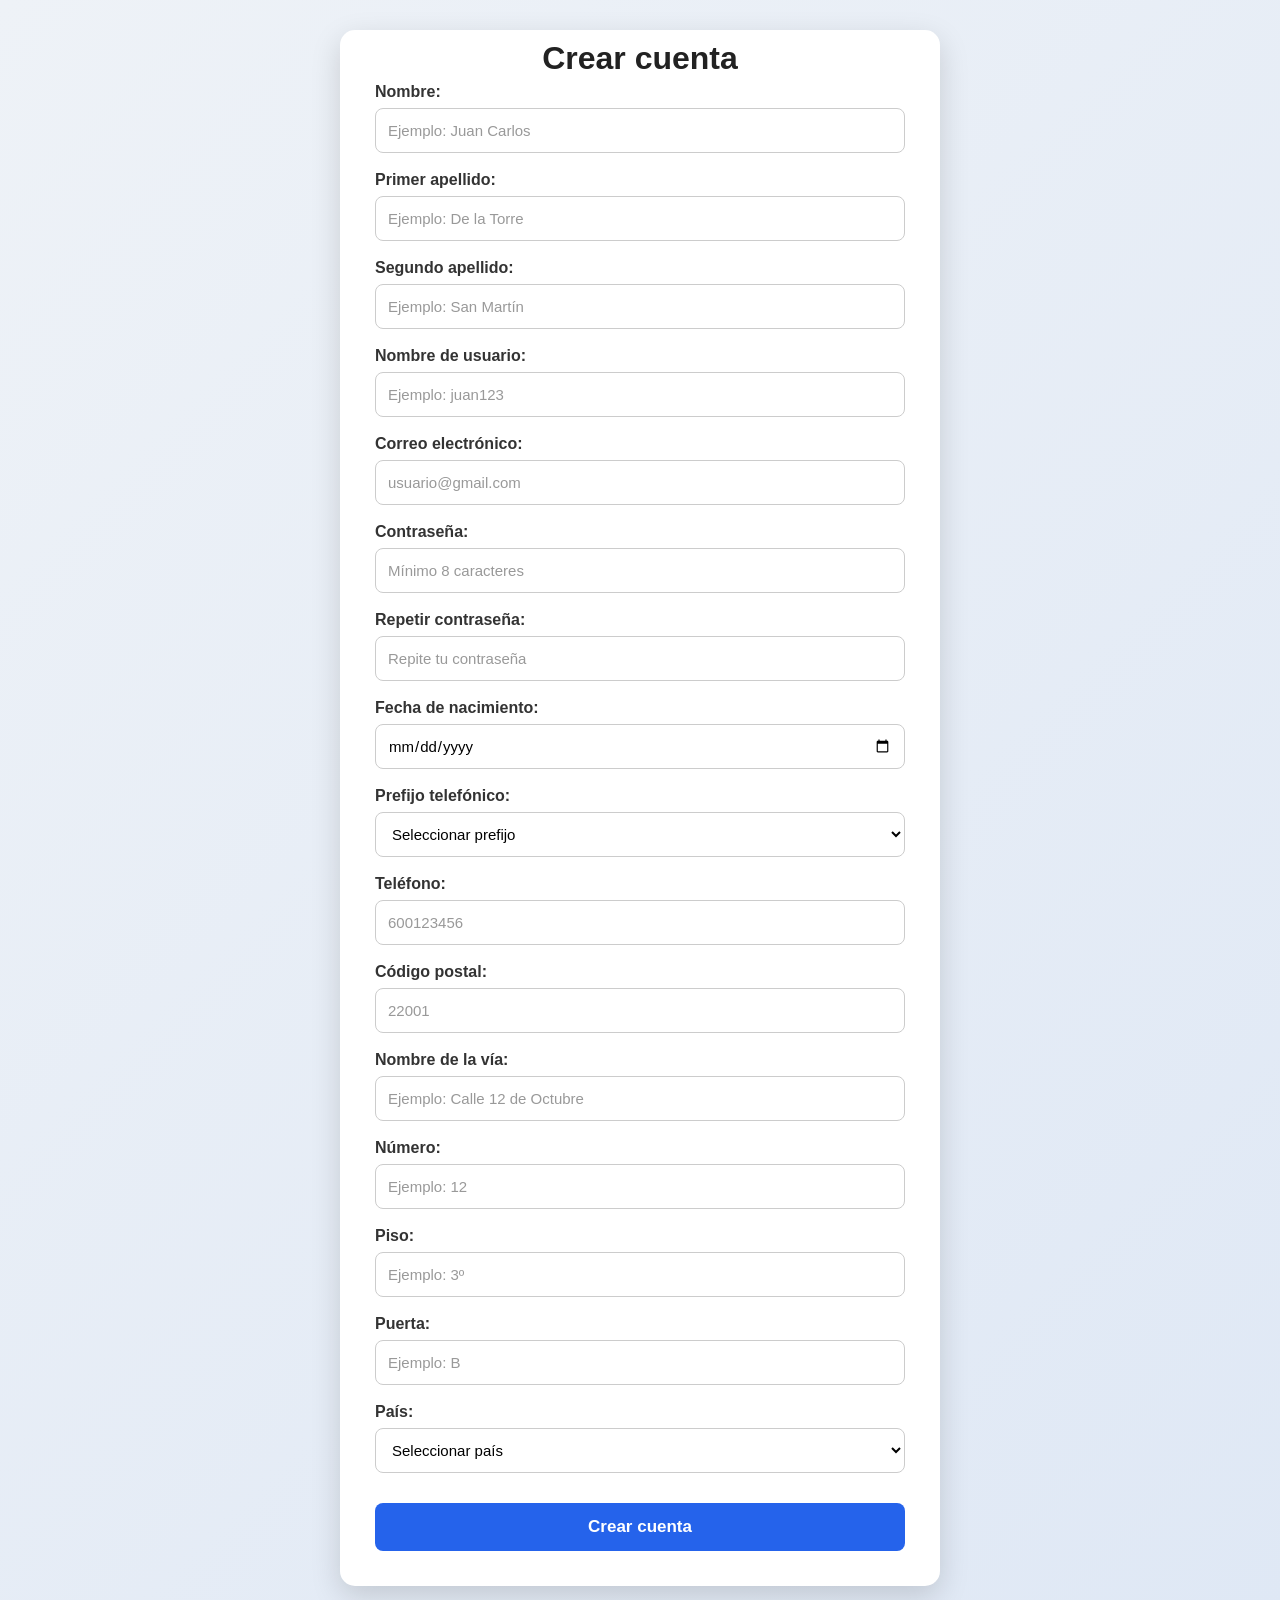
<file: crearcuenta.html>
<!DOCTYPE html>
<html lang="es">
<head>
    <meta charset="UTF-8">
    <meta name="viewport" content="width=device-width, initial-scale=1.0">
    <title>Registro de usuario</title>
    <link rel="stylesheet" href="estilos/botónregistrarse.css">
</head>
<body>
    <h1>Crear cuenta</h1>
    <form id="registroForm" action="registro.php" method="POST" autocomplete="off">
        <label for="nombre">Nombre:</label>
        <input type="text" id="nombre" name="nombre" placeholder="Ejemplo: Juan Carlos"
            pattern="[A-Za-zÁÉÍÓÚáéíóúÜüÑñ ]+" title="Solo letras (incluidas ñ), tildes, diéresis y espacios" required>
        <label for="primer_apellido">Primer apellido:</label>
        <input type="text" id="primer_apellido" name="primer_apellido" placeholder="Ejemplo: De la Torre"
            pattern="[A-Za-zÁÉÍÓÚáéíóúÜüÑñ \-]+" title="Solo letras (incluidas ñ), tildes, diéresis, espacios y guiones"
            required>
        <label for="segundo_apellido">Segundo apellido:</label>
        <input type="text" id="segundo_apellido" name="segundo_apellido" placeholder="Ejemplo: San Martín"
            pattern="[A-Za-zÁÉÍÓÚáéíóúÜüÑñ \-]+" title="Solo letras (incluidas ñ), tildes, diéresis, espacios y guiones"
            required>
        <label for="usuario">Nombre de usuario:</label>
        <input type="text" id="usuario" name="usuario" placeholder="Ejemplo: juan123"
            pattern="[A-Za-zÁÉÍÓÚáéíóúÜüÑñ0-9_]{4,20}" title="Entre 4 y 20 caracteres." required>
        <label for="email">Correo electrónico:</label>
        <input type="email" id="email" name="email" placeholder="usuario@gmail.com"
            pattern="[a-zA-Z0-9._%+\-]+@(gmail|hotmail|yahoo|outlook|icloud|msn)\.(com|es|org|net)"
            title="Introduce un correo válido con un dominio conocido (ej. @gmail.com, @hotmail.es, @yahoo.com, ...)"
            required>
        <label for="password">Contraseña:</label>
        <input type="password" id="password" name="password" placeholder="Mínimo 8 caracteres"
            pattern="(?=.*[A-Za-z])(?=.*\d).{8,}" title="Mínimo 8 caracteres, al menos una letra y un número" required>
        <label for="password_confirm">Repetir contraseña:</label>
        <input type="password" id="password_confirm" name="password_confirm" placeholder="Repite tu contraseña"
            required>
        <label for="fecha_nacimiento">Fecha de nacimiento:</label>
        <input type="date" id="fecha_nacimiento" name="fecha_nacimiento" required>
        <label for="prefijo">Prefijo telefónico:</label>
        <select id="prefijo" name="prefijo" required>
            <option value="">Seleccionar prefijo</option>
            <option value="+34">España (+34)</option>
            <option value="+33">Francia (+33)</option>
            <option value="+351">Portugal (+351)</option>
            <option value="+39">Italia (+39)</option>
            <option value="+49">Alemania (+49)</option>
            <option value="+44">Reino Unido (+44)</option>
            <option value="+54">Argentina (+54)</option>
            <option value="+52">México (+52)</option>
            <option value="+57">Colombia (+57)</option>
            <option value="+56">Chile (+56)</option>
            <option value="+51">Perú (+51)</option>
        </select>
        <label for="telefono">Teléfono:</label>
        <input type="tel" id="telefono" name="telefono" placeholder="600123456" pattern="[0-9]{9}" inputmode="numeric"
            title="Introduce 9 números" required>
        <label for="codigo_postal">Código postal:</label>
        <input type="text" id="codigo_postal" name="codigo_postal" placeholder="22001" pattern="[0-9]{5}"
            inputmode="numeric" title="Introduce 5 números" required>
        <label for="nombre_via">Nombre de la vía:</label>
        <input type="text" id="nombre_via" name="nombre_via" placeholder="Ejemplo: Calle 12 de Octubre"
            pattern="[A-Za-zÁÉÍÓÚáéíóúÜüÑñ0-9 \-\.]+" title="Permite letras, números, espacios, puntos y guiones"
            required>
        <label for="numero">Número:</label>
        <input type="text" id="numero" name="numero" placeholder="Ejemplo: 12" pattern="[0-9]+" inputmode="numeric"
            title="Solo se permiten números" required>
        <label for="piso">Piso:</label>
        <input type="text" id="piso" name="piso" placeholder="Ejemplo: 3º">
        <label for="puerta">Puerta:</label>
        <input type="text" id="puerta" name="puerta" placeholder="Ejemplo: B">
        <label for="pais">País:</label>
        <select id="pais" name="pais" required>
            <option value="">Seleccionar país</option>
            <option value="España">España</option>
            <option value="Francia">Francia</option>
            <option value="Portugal">Portugal</option>
            <option value="Italia">Italia</option>
            <option value="Alemania">Alemania</option>
            <option value="Reino Unido">Reino Unido</option>
            <option value="Argentina">Argentina</option>
            <option value="México">México</option>
            <option value="Colombia">Colombia</option>
            <option value="Chile">Chile</option>
            <option value="Perú">Perú</option>
        </select>
        <button type="submit">Crear cuenta</button>
    </form>
    <script>
        const form = document.getElementById('registroForm');
        form.addEventListener('submit', (e) => {
            // Añade la clase .validado para activar los bordes rojos en los campos :invalid de CSS
            form.classList.add('validado');
            // Comprobación personalizada para verificar si las contraseñas coinciden
            const pass = document.getElementById('password');
            const passConfirm = document.getElementById('password_confirm');
            if (pass.value !== passConfirm.value) {
                passConfirm.setCustomValidity('Las contraseñas no coinciden');
            } else {
                passConfirm.setCustomValidity('');
            }
        });
    </script>
</body>
</html>
</file>
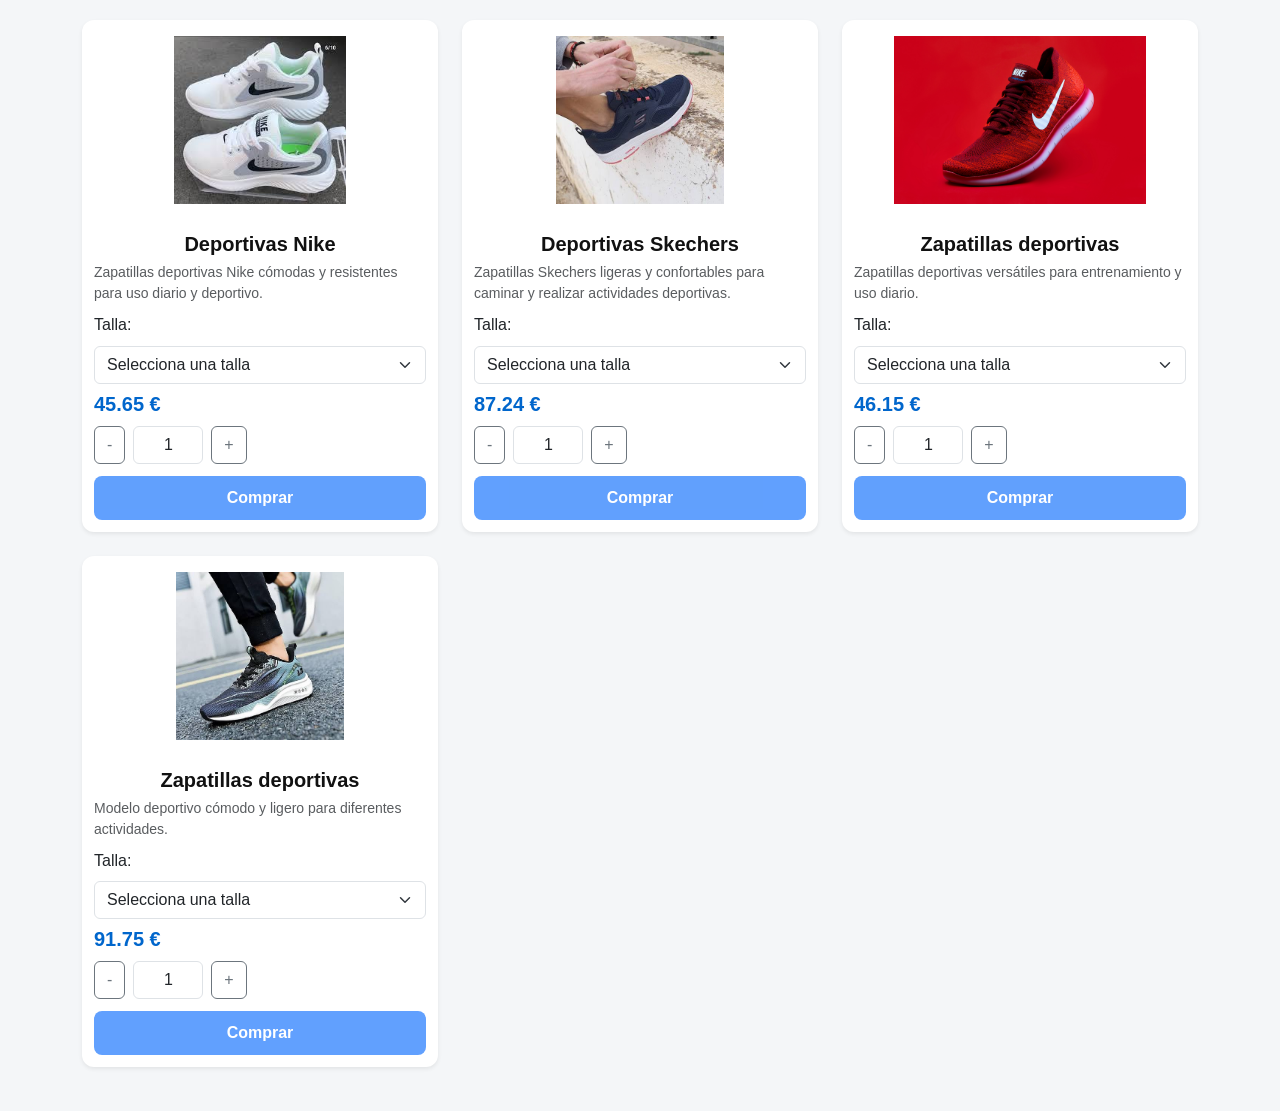
<file: deportivas.html>
<!DOCTYPE html>
<html lang="es">
<head>
    <meta charset="UTF-8">
    <meta name="viewport" content="width=device-width, initial-scale=1.0">
    <meta name="description" content="Nuestras deportivas">
    <meta name="author" content="Usuario">
    <title>Nuestras deportivas</title>
    <!-- Bootstrap CSS -->
    <link href="https://cdn.jsdelivr.net/npm/bootstrap@5.3.3/dist/css/bootstrap.min.css" rel="stylesheet">
    <link rel="stylesheet" href="estilos/estilos.css">
</head>
<body>
    <main class="container py-5">
        <div class="row">
            <!-- PRODUCTO 1 -->
            <div class="col-12 col-md-6 col-lg-4 mb-4">
                <div class="card h-100 shadow-sm">
                    <img src="imagenes/deportivas/nikes.jpeg" class="card-img-top p-3 rounded-5" alt="Deportivas Nike">
                    <div class="card-body d-flex flex-column">
                        <h5 class="card-title">
                            <strong>Deportivas Nike</strong>
                        </h5>
                        <p class="card-text text-muted small">
                            Zapatillas deportivas Nike cómodas y resistentes para uso diario y deportivo.
                        </p>
                        <form action="controlador/carritocontroller.php" method="POST" target="_blank">
                            <input type="hidden" name="id" value="4">
                            <label for="talla-nike" class="form-label">
                                Talla:
                            </label>
                            <select id="talla-nike" name="talla" class="form-select mb-3">
                                <option value="">Selecciona una talla</option>
                                <option value="38">38</option>
                                <option value="39">39</option>
                                <option value="40">40</option>
                                <option value="41">41</option>
                                <option value="42">42</option>
                                <option value="43">43</option>
                                <option value="44">44</option>
                                <option value="45">45</option>
                            </select>
                            <h5 class="mt-auto text-primary">
                                45.65 €
                            </h5>
                            <div class="d-flex align-items-center gap-2 mb-2">
                                <button type="button" class="btn btn-outline-secondary btn-restar">-</button>
                                <input type="number" name="cantidad" class="form-control text-center cantidad-producto"
                                    value="1" min="1" style="width: 70px;">
                                <button type="button" class="btn btn-outline-secondary btn-sumar">+</button>
                            </div>
                            <button type="submit" class="btn btn-primary btn-comprar" disabled>
                                Comprar
                            </button>
                        </form>
                    </div>
                </div>
            </div>
            <!-- PRODUCTO 2 -->
            <div class="col-12 col-md-6 col-lg-4 mb-4">
                <div class="card h-100 shadow-sm">
                    <img src="imagenes/deportivas/sketches.jpeg" class="card-img-top p-3 rounded-5"
                        alt="Deportivas Skechers">
                    <div class="card-body d-flex flex-column">
                        <h5 class="card-title">
                            <strong>Deportivas Skechers</strong>
                        </h5>
                        <p class="card-text text-muted small">
                            Zapatillas Skechers ligeras y confortables para caminar y realizar actividades deportivas.
                        </p>
                        <form action="controlador/carritocontroller.php" method="POST" target="_blank">
                            <input type="hidden" name="id" value="5">
                            <label for="talla-skechers" class="form-label">
                                Talla:
                            </label>
                            <select id="talla-skechers" name="talla" class="form-select mb-3">
                                <option value="">Selecciona una talla</option>
                                <option value="38">38</option>
                                <option value="39">39</option>
                                <option value="40">40</option>
                                <option value="41">41</option>
                                <option value="42">42</option>
                                <option value="43">43</option>
                                <option value="44">44</option>
                                <option value="45">45</option>
                            </select>
                            <h5 class="mt-auto text-primary">
                                87.24 €
                            </h5>
                            <div class="d-flex align-items-center gap-2 mb-2">
                                <button type="button" class="btn btn-outline-secondary btn-restar">-</button>
                                <input type="number" name="cantidad" class="form-control text-center cantidad-producto"
                                    value="1" min="1" style="width: 70px;">
                                <button type="button" class="btn btn-outline-secondary btn-sumar">+</button>
                            </div>
                            <button type="submit" class="btn btn-primary btn-comprar" disabled>
                                Comprar
                            </button>
                        </form>
                    </div>
                </div>
            </div>
            <!-- PRODUCTO 3 -->
            <div class="col-12 col-md-6 col-lg-4 mb-4">
                <div class="card h-100 shadow-sm">
                    <img src="imagenes/deportivas/zapatillas.jpeg" class="card-img-top p-3 rounded-5"
                        alt="Zapatillas deportivas">
                    <div class="card-body d-flex flex-column">
                        <h5 class="card-title">
                            <strong>Zapatillas deportivas</strong>
                        </h5>
                        <p class="card-text text-muted small">
                            Zapatillas deportivas versátiles para entrenamiento y uso diario.
                        </p>
                        <form action="controlador/carritocontroller.php" method="POST" target="_blank">
                            <input type="hidden" name="id" value="6">
                            <label for="talla-zapatillas" class="form-label">
                                Talla:
                            </label>
                            <select id="talla-zapatillas" name="talla" class="form-select mb-3">
                                <option value="">Selecciona una talla</option>
                                <option value="38">38</option>
                                <option value="39">39</option>
                                <option value="40">40</option>
                                <option value="41">41</option>
                                <option value="42">42</option>
                                <option value="43">43</option>
                                <option value="44">44</option>
                                <option value="45">45</option>
                            </select>
                            <h5 class="mt-auto text-primary">
                                46.15 €
                            </h5>
                            <div class="d-flex align-items-center gap-2 mb-2">
                                <button type="button" class="btn btn-outline-secondary btn-restar">-</button>
                                <input type="number" name="cantidad" class="form-control text-center cantidad-producto"
                                    value="1" min="1" style="width: 70px;">
                                <button type="button" class="btn btn-outline-secondary btn-sumar">+</button>
                            </div>
                            <button type="submit" class="btn btn-primary btn-comprar" disabled>
                                Comprar
                            </button>
                        </form>
                    </div>
                </div>
            </div>
            <!-- PRODUCTO 4 -->
            <div class="col-12 col-md-6 col-lg-4 mb-4">
                <div class="card h-100 shadow-sm">
                    <img src="imagenes/deportivas/unas.jpeg" class="card-img-top p-3 rounded-5"
                        alt="Zapatillas deportivas">
                    <div class="card-body d-flex flex-column">
                        <h5 class="card-title">
                            <strong>Zapatillas deportivas</strong>
                        </h5>
                        <p class="card-text text-muted small">
                            Modelo deportivo cómodo y ligero para diferentes actividades.
                        </p>
                        <form action="controlador/carritocontroller.php" method="POST" target="_blank">
                            <input type="hidden" name="id" value="7">
                            <label for="talla-unas" class="form-label">
                                Talla:
                            </label>
                            <select id="talla-unas" name="talla" class="form-select mb-3">
                                <option value="">Selecciona una talla</option>
                                <option value="38">38</option>
                                <option value="39">39</option>
                                <option value="40">40</option>
                                <option value="41">41</option>
                                <option value="42">42</option>
                                <option value="43">43</option>
                                <option value="44">44</option>
                                <option value="45">45</option>
                            </select>
                            <h5 class="mt-auto text-primary">
                                91.75 €
                            </h5>
                            <div class="d-flex align-items-center gap-2 mb-2">
                                <button type="button" class="btn btn-outline-secondary btn-restar">-</button>
                                <input type="number" name="cantidad" class="form-control text-center cantidad-producto"
                                    value="1" min="1" style="width: 70px;">
                                <button type="button" class="btn btn-outline-secondary btn-sumar">+</button>
                            </div>
                            <button type="submit" class="btn btn-primary btn-comprar" disabled>
                                Comprar
                            </button>
                        </form>
                    </div>
                </div>
            </div>
        </div>
    </main>
    <!-- Bootstrap JS -->
    <script src="https://cdn.jsdelivr.net/npm/bootstrap@5.3.3/dist/js/bootstrap.bundle.min.js"></script>
    <!-- Botones de comprar -->
    <script src="main.js"></script>
</body>
</html>
</file>
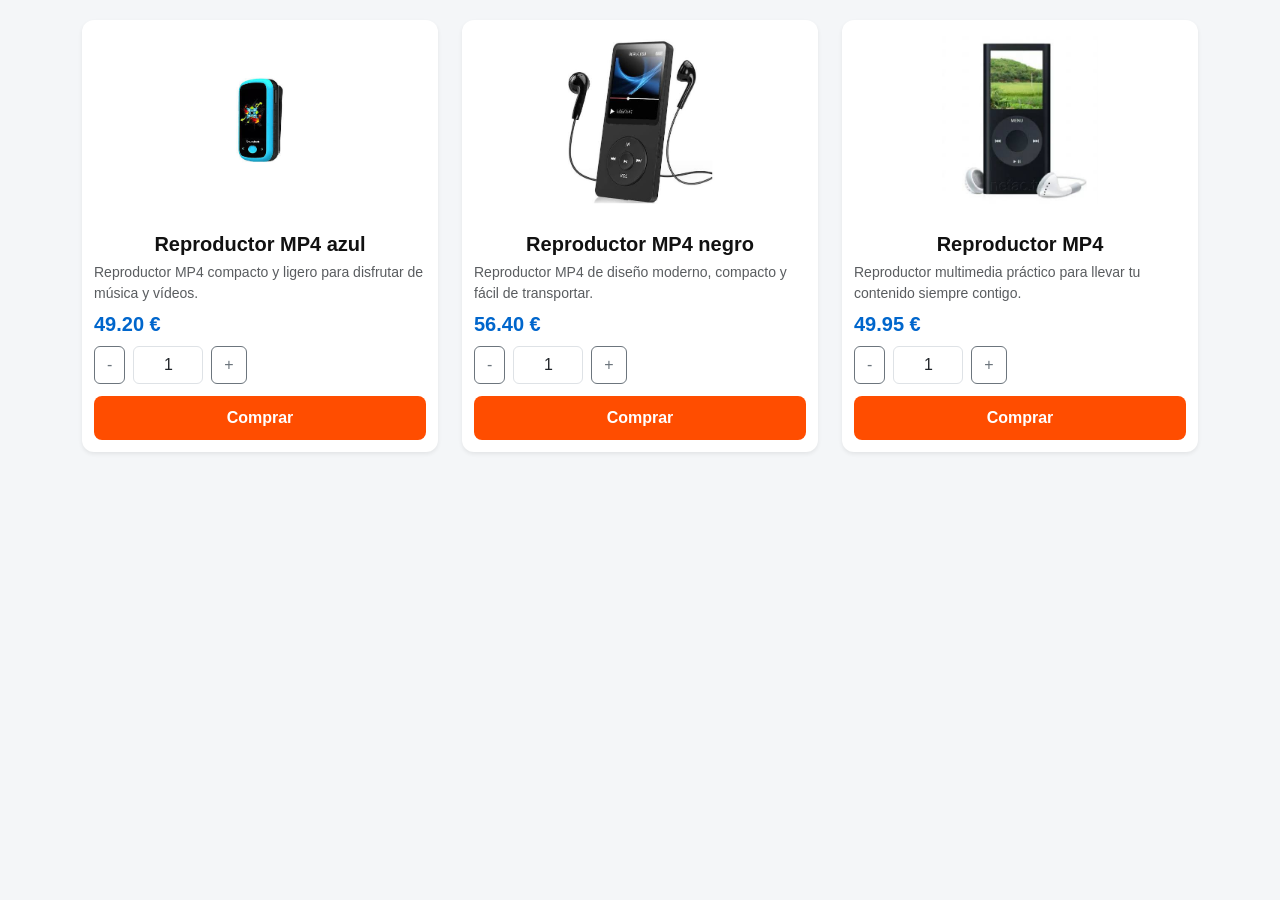
<file: reproductores.html>
<!DOCTYPE html>
<html lang="es">
<head>
    <meta charset="UTF-8">
    <meta name="viewport" content="width=device-width, initial-scale=1.0">
    <meta name="description" content="Nuestros reproductores musicales">
    <meta name="author" content="Usuario">
    <title>Nuestros reproductores musicales</title>
    <!-- Bootstrap CSS -->
    <link href="https://cdn.jsdelivr.net/npm/bootstrap@5.3.3/dist/css/bootstrap.min.css" rel="stylesheet">
    <link rel="stylesheet" href="estilos/estilos.css">
</head>
<body>
    <main class="container py-5">
        <div class="row">
            <!-- PRODUCTO 1 -->
            <div class="col-12 col-md-6 col-lg-4 mb-4">
                <div class="card h-100 shadow-sm">
                    <img src="imagenes/mp4/azul.jpeg" class="card-img-top p-3 rounded-5" alt="Reproductor MP4 azul">
                    <div class="card-body d-flex flex-column">
                        <h5 class="card-title">
                            <strong>Reproductor MP4 azul</strong>
                        </h5>
                        <p class="card-text text-muted small">
                            Reproductor MP4 compacto y ligero para disfrutar de música y vídeos.
                        </p>
                        <form action="controlador/carritocontroller.php" method="POST" target="_blank">
                            <input type="hidden" name="id" value="8">
                            <h5 class="mt-auto text-primary">
                                49.20 €
                            </h5>
                            <div class="d-flex align-items-center gap-2 mb-2">
                                <button type="button" class="btn btn-outline-secondary btn-restar">-</button>
                                <input type="number" name="cantidad" class="form-control text-center cantidad-producto"
                                    value="1" min="1" style="width: 70px;">
                                <button type="button" class="btn btn-outline-secondary btn-sumar">+</button>
                            </div>
                            <button type="submit" class="btn btn-primary btn-comprar">
                                Comprar
                            </button>
                        </form>
                    </div>
                </div>
            </div>
            <!-- PRODUCTO 2 -->
            <div class="col-12 col-md-6 col-lg-4 mb-4">
                <div class="card h-100 shadow-sm">
                    <img src="imagenes/mp4/negro.jpeg" class="card-img-top p-3 rounded-5" alt="Reproductor MP4 negro">
                    <div class="card-body d-flex flex-column">
                        <h5 class="card-title">
                            <strong>Reproductor MP4 negro</strong>
                        </h5>
                        <p class="card-text text-muted small">
                            Reproductor MP4 de diseño moderno, compacto y fácil de transportar.
                        </p>
                        <form action="controlador/carritocontroller.php" method="POST" target="_blank">
                            <input type="hidden" name="id" value="9">
                            <h5 class="mt-auto text-primary">
                                56.40 €
                            </h5>
                            <div class="d-flex align-items-center gap-2 mb-2">
                                <button type="button" class="btn btn-outline-secondary btn-restar">-</button>
                                <input type="number" name="cantidad" class="form-control text-center cantidad-producto"
                                    value="1" min="1" style="width: 70px;">
                                <button type="button" class="btn btn-outline-secondary btn-sumar">+</button>
                            </div>
                            <button type="submit" class="btn btn-primary btn-comprar">
                                Comprar
                            </button>
                        </form>
                    </div>
                </div>
            </div>
            <!-- PRODUCTO 3 -->
            <div class="col-12 col-md-6 col-lg-4 mb-4">
                <div class="card h-100 shadow-sm">
                    <img src="imagenes/mp4/wiki.jpeg" class="card-img-top p-3 rounded-5" alt="Reproductor MP4">
                    <div class="card-body d-flex flex-column">
                        <h5 class="card-title">
                            <strong>Reproductor MP4</strong>
                        </h5>
                        <p class="card-text text-muted small">
                            Reproductor multimedia práctico para llevar tu contenido siempre contigo.
                        </p>
                        <form action="controlador/carritocontroller.php" method="POST" target="_blank">
                            <input type="hidden" name="id" value="10">
                            <h5 class="mt-auto text-primary">
                                49.95 €
                            </h5>
                            <div class="d-flex align-items-center gap-2 mb-2">
                                <button type="button" class="btn btn-outline-secondary btn-restar">-</button>
                                <input type="number" name="cantidad" class="form-control text-center cantidad-producto"
                                    value="1" min="1" style="width: 70px;">
                                <button type="button" class="btn btn-outline-secondary btn-sumar">+</button>
                            </div>
                            <button type="submit" class="btn btn-primary btn-comprar">
                                Comprar
                            </button>
                        </form>
                    </div>
                </div>
            </div>
        </div>
    </main>
    <!-- Bootstrap JS -->
    <script src="https://cdn.jsdelivr.net/npm/bootstrap@5.3.3/dist/js/bootstrap.bundle.min.js"></script>
    <!-- Botones de comprar -->
    <script src="main.js"></script>
</body>
</html>
</file>
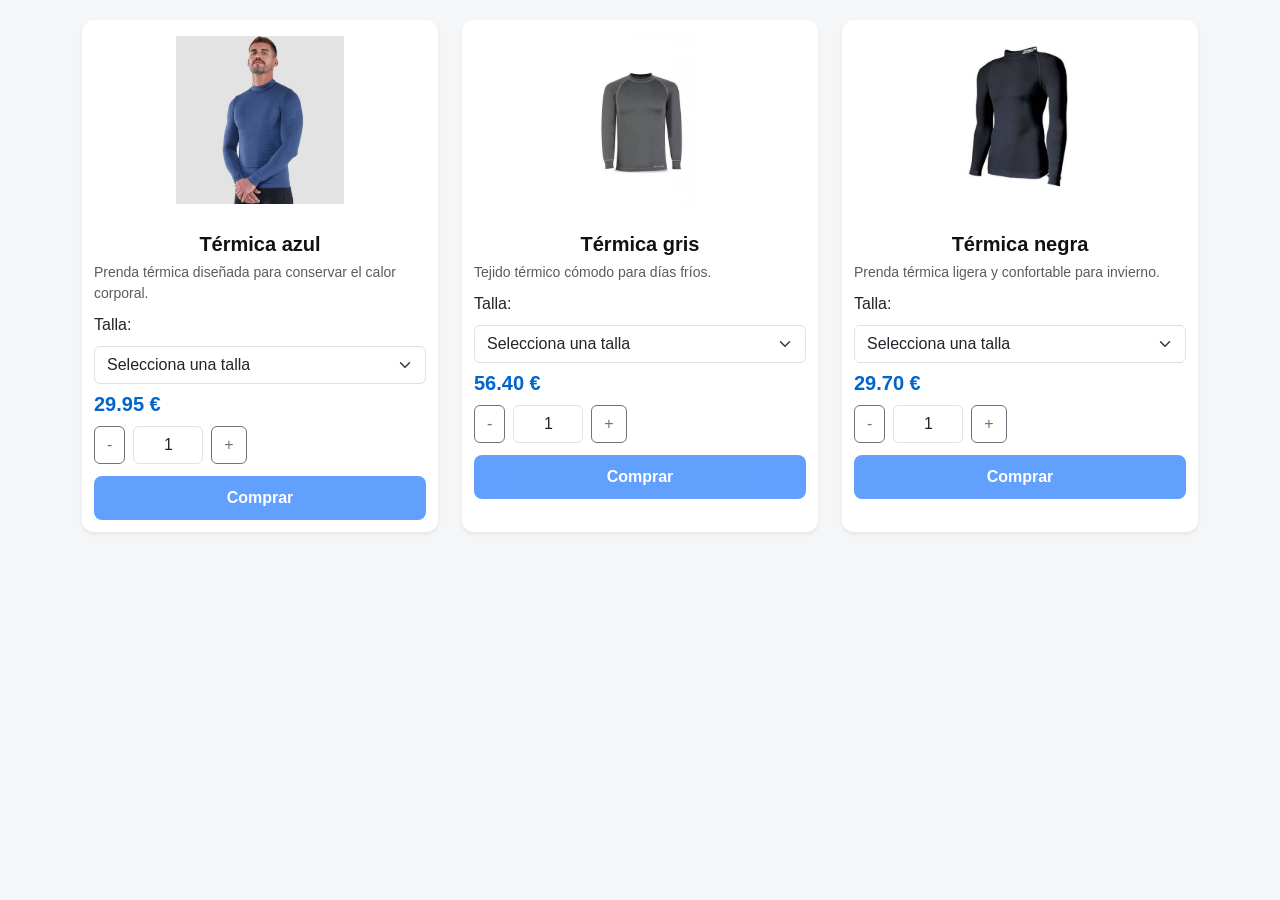
<file: termicas.html>
<!DOCTYPE html>
<html lang="es">
<head>
    <meta charset="UTF-8">
    <meta name="viewport" content="width=device-width, initial-scale=1.0">
    <meta name="description" content="Nuestras camisetas térmicas">
    <meta name="author" content="Usuario">
    <title>Nuestras camisetas térmicas</title>
    <!-- Bootstrap CSS -->
    <link href="https://cdn.jsdelivr.net/npm/bootstrap@5.3.3/dist/css/bootstrap.min.css" rel="stylesheet">
    <link rel="stylesheet" href="estilos/estilos.css">
</head>
<body>
    <main class="container py-5">
        <div class="row">
            <!-- PRODUCTO 1 -->
            <div class="col-12 col-md-6 col-lg-4 mb-4">
                <div class="card h-100 shadow-sm">
                    <img src="imagenes/termicas/azul.jpeg" class="card-img-top p-3 rounded-5" alt="Térmica azul">
                    <div class="card-body d-flex flex-column">
                        <h5 class="card-title">
                            <strong>Térmica azul</strong>
                        </h5>
                        <p class="card-text text-muted small">
                            Prenda térmica diseñada para conservar el calor corporal.
                        </p>
                        <form action="controlador/carritocontroller.php" method="POST" target="_blank">
                            <input type="hidden" name="id" value="11">
                            <label for="talla-azul" class="form-label">
                                Talla:
                            </label>
                            <select id="talla-azul" name="talla" class="form-select mb-3">
                                <option value="">Selecciona una talla</option>
                                <option value="S">S</option>
                                <option value="M">M</option>
                                <option value="L">L</option>
                                <option value="XL">XL</option>
                            </select>
                            <h5 class="mt-auto text-primary">
                                29.95 €
                            </h5>
                            <div class="d-flex align-items-center gap-2 mb-2">
                                <button type="button" class="btn btn-outline-secondary btn-restar">-</button>
                                <input type="number" name="cantidad" class="form-control text-center cantidad-producto"
                                    value="1" min="1" style="width: 70px;">
                                <button type="button" class="btn btn-outline-secondary btn-sumar">+</button>
                            </div>
                            <button type="submit" class="btn btn-primary btn-comprar" disabled>
                                Comprar
                            </button>
                        </form>
                    </div>
                </div>
            </div>
            <!-- PRODUCTO 2 -->
            <div class="col-12 col-md-6 col-lg-4 mb-4">
                <div class="card h-100 shadow-sm">
                    <img src="imagenes/termicas/gris.jpeg" class="card-img-top p-3 rounded-5" alt="Térmica gris">
                    <div class="card-body d-flex flex-column">
                        <h5 class="card-title">
                            <strong>Térmica gris</strong>
                        </h5>
                        <p class="card-text text-muted small">
                            Tejido térmico cómodo para días fríos.
                        </p>
                        <form action="controlador/carritocontroller.php" method="POST" target="_blank">
                            <input type="hidden" name="id" value="12">
                            <label for="talla-gris" class="form-label">
                                Talla:
                            </label>
                            <select id="talla-gris" name="talla" class="form-select mb-3">
                                <option value="">Selecciona una talla</option>
                                <option value="S">S</option>
                                <option value="M">M</option>
                                <option value="L">L</option>
                                <option value="XL">XL</option>
                            </select>
                            <h5 class="mt-auto text-primary">
                                56.40 €
                            </h5>
                            <div class="d-flex align-items-center gap-2 mb-2">
                                <button type="button" class="btn btn-outline-secondary btn-restar">-</button>
                                <input type="number" name="cantidad" class="form-control text-center cantidad-producto"
                                    value="1" min="1" style="width: 70px;">
                                <button type="button" class="btn btn-outline-secondary btn-sumar">+</button>
                            </div>
                            <button type="submit" class="btn btn-primary btn-comprar" disabled>
                                Comprar
                            </button>
                        </form>
                    </div>
                </div>
            </div>
            <!-- PRODUCTO 3 -->
            <div class="col-12 col-md-6 col-lg-4 mb-4">
                <div class="card h-100 shadow-sm">
                    <img src="imagenes/termicas/negra.jpeg" class="card-img-top p-3 rounded-5" alt="Térmica negra">
                    <div class="card-body d-flex flex-column">
                        <h5 class="card-title">
                            <strong>Térmica negra</strong>
                        </h5>
                        <p class="card-text text-muted small">
                            Prenda térmica ligera y confortable para invierno.
                        </p>
                        <form action="controlador/carritocontroller.php" method="POST" target="_blank">
                            <input type="hidden" name="id" value="13">
                            <label for="talla-termica-negra" class="form-label">
                                Talla:
                            </label>
                            <select id="talla-termica-negra" name="talla" class="form-select mb-3">
                                <option value="">Selecciona una talla</option>
                                <option value="S">S</option>
                                <option value="M">M</option>
                                <option value="L">L</option>
                                <option value="XL">XL</option>
                            </select>
                            <h5 class="mt-auto text-primary">
                                29.70 €
                            </h5>
                            <div class="d-flex align-items-center gap-2 mb-2">
                                <button type="button" class="btn btn-outline-secondary btn-restar">-</button>
                                <input type="number" name="cantidad" class="form-control text-center cantidad-producto"
                                    value="1" min="1" style="width: 70px;">
                                <button type="button" class="btn btn-outline-secondary btn-sumar">+</button>
                            </div>
                            <button type="submit" class="btn btn-primary btn-comprar" disabled>
                                Comprar
                            </button>
                        </form>
                    </div>
                </div>
            </div>
        </div>
    </main>
    <!-- Bootstrap JS -->
    <script src="https://cdn.jsdelivr.net/npm/bootstrap@5.3.3/dist/js/bootstrap.bundle.min.js"></script>
    <!-- Botones de comprar -->
    <script src="main.js"></script>
</body>
</html>
</file>
<file: estilos/estilos.css>
/* ==========================================
   ESTILOS GENERALES, ESTRUCTURA Y TEXTOS
   ========================================== */
body {
   font: 16px/1.6 Arial, Helvetica, sans-serif;
   /* Define el tipo de letra, el tamaño de 16px y la altura de línea de 1.6. */
   color: #222;
   /* Define el color predeterminado de los textos. */
   background: #f4f6f8;
   /* Define el color de fondo de toda la página. */
   margin: 0;
   /* Elimina el margen exterior que el navegador añade por defecto. */
}
/* Afecta a los elementos que tengan class="content-container".
   HTML: <div class="content-container">...</div>
   QUÉ HACE: limita el ancho del contenido, lo centra y añade espacio interior a los lados. */
.content-container {
   max-width: 900px;
   /* Establece 900px como ancho máximo del contenido. */
   margin: 0 auto;
   /* Elimina el margen vertical y centra horizontalmente el contenido. */
   padding: 0 15px;
   /* Añade 15px de espacio interior a izquierda y derecha. */
}
/* Afecta a todos los párrafos.
   HTML: <p>...</p>
   QUÉ HACE: establece el tamaño y el color del texto de los párrafos. */
p {
   font-size: 16px;
   /* Establece el tamaño de letra en 16px. */
   color: #444;
   /* Establece el color del texto en gris oscuro. */
}
/* Afecta a los textos marcados con <strong>.
   HTML: <strong>...</strong>
   QUÉ HACE: cambia el color de esos textos. */
strong {
 
   color: #111;
   /* Establece el color del texto en un gris muy oscuro. */
}
/* Afecta a los enlaces <a> que estén dentro de <main>.
   HTML: <main><a href="...">...</a></main>
   QUÉ HACE: cambia el color de esos enlaces, elimina su subrayado y hace que los cambios de estilo sean progresivos. */
main a {
   color: #0066cc;
   /* Establece el color del enlace en azul. */
   text-decoration: none;
   /* Elimina el subrayado del enlace. */
   transition: .3s;
   /* Hace que los cambios de estilo se produzcan progresivamente durante 0,3 segundos. */
}
/* Afecta a los enlaces <a> dentro de <main> cuando el ratón pasa por encima.
   HTML: <main><a href="...">...</a></main>
   QUÉ HACE: cambia el enlace a color naranja y le añade un subrayado al pasar el ratón por encima.
   :hover es un estado CSS. */
main a:hover {
   color: #ff4d00;
   /* Cambia el color del enlace a naranja al pasar el ratón por encima. */
   text-decoration: underline;
   /* Añade un subrayado al enlace al pasar el ratón por encima. */
}
/* ==========================================
   BANNERS DE PUBLICIDAD FLOTANTES
   ========================================== */
/* Afecta a los elementos que tengan class="banner-publicidad".
   HTML: <div ... class="banner-publicidad">...</div>
   QUÉ HACE: convierte el banner en un elemento flotante que permanece en una posición fija de la pantalla, le da fondo blanco, bordes redondeados, sombra y aspecto de elemento sobre el contenido. */
.banner-publicidad {
   position: fixed;
   /* Mantiene el banner fijo respecto a la ventana del navegador, aunque se haga scroll. */
   left: 10px;
   /* Coloca el banner a 10px del borde izquierdo de la ventana. */
   top: 20%;
   /* Coloca la parte superior del banner al 20% de la altura de la ventana. */
   transform: translateY(-50%);
   /* Baja el banner hacia arriba el 50% de su propia altura para centrarlo verticalmente respecto a la posición indicada. */
   z-index: 1050;
   /* Coloca el banner por encima de elementos con un z-index inferior. */
   background: #fff;
   /* Establece el fondo del banner en blanco. */
   border-radius: 8px;
   /* Redondea las esquinas del banner 8px. */
   box-shadow: 0 4px 12px rgba(0, 0, 0, 0.2);
   /* Añade una sombra alrededor del banner. */
   transition: transform 0.4s cubic-bezier(0.25, 1, 0.5, 1), opacity 0.3s ease;
   /* Hace progresivos durante 0,4 y 0,3 segundos los cambios de posición y transparencia. */
   cursor: pointer;
   /* Hace que el cursor del ratón adopte forma de mano al pasar por encima. */
}
/* Afecta a los elementos que tengan class="banner-segundo".
   HTML: <div class="banner-publicidad banner-segundo">...</div>
   QUÉ HACE: modifica la posición vertical del segundo banner para colocarlo más abajo que el primero. */
.banner-segundo {
   top: calc(18% + 180px);
   /* Coloca el banner a un 18% de la altura de la ventana más 180px. calc() permite realizar esta operación combinando diferentes unidades. */
}
/* Afecta a las imágenes que estén dentro de un elemento con class="banner-publicidad".
   HTML: <div id=... class="banner-publicidad"><img src="..." alt="..."></div>
   QUÉ HACE: establece el tamaño, la forma de visualización y los bordes redondeados de la imagen del banner. */
.banner-publicidad img {
   width: 140px;
   /* Establece el ancho de la imagen en 140px. */
   height: auto;
   /* Mantiene automáticamente la proporción original de la imagen. */
   display: block;
   /* Hace que la imagen se comporte como un elemento de bloque. */
   border-radius: 8px;
   /* Redondea las esquinas de la imagen. */
}
/* Afecta a los elementos que tengan class="cerrar-banner".
   HTML: <button class="cerrar-banner" type="button">✕</button>
   QUÉ HACE: crea el aspecto del botón circular de cerrar que aparece sobre el banner. */
.cerrar-banner {
   position: absolute;
   /* Permite colocar el botón en una posición concreta respecto al banner. */
   top: -8px;
   /* Coloca el botón 8px por encima del borde superior del banner. */
   right: -8px;
   /* Coloca el botón 8px hacia fuera del borde derecho del banner. */
   background: #222;
   /* Establece el fondo del botón en gris muy oscuro. */
   color: #fff;
   /* Establece el color de la X en blanco. */
   border: none;
   /* Elimina el borde predeterminado del botón. */
   border-radius: 50%;
   /* Convierte el botón en circular. */
   width: 22px;
   /* Establece el ancho del botón en 22px. */
   height: 22px;
   /* Establece la altura del botón en 22px. */
   font-size: 12px;
   /* Establece el tamaño de la X en 12px. */
   cursor: pointer;
   /* Hace que el cursor se convierta en una mano al pasar por encima. */
   display: flex;
   /* Permite organizar el contenido del botón mediante Flexbox. */
   align-items: center;
   /* Centra verticalmente la X dentro del botón. */
   justify-content: center;
   /* Centra horizontalmente la X dentro del botón. */
   box-shadow: 0 2px 5px rgba(0, 0, 0, 0.3);
   /* Añade una sombra alrededor del botón. */
   z-index: 1060;
   /* Coloca el botón por encima del propio banner. */
}
/* Afecta al botón .cerrar-banner cuando el ratón pasa por encima.
   HTML: <button class="cerrar-banner">✕</button>
   QUÉ HACE: cambia el fondo del botón a naranja al pasar el ratón por encima. */
.cerrar-banner:hover {
   background: #ff4d00;
   /* Cambia el fondo del botón a naranja." */
}
/* Afecta a un elemento que tenga simultáneamente class="banner-publicidad" y class="plegado".
   HTML: <div class="banner-publicidad plegado">...</div>
   QUÉ HACE: desplaza el banner hacia la izquierda y reduce ligeramente su opacidad cuando está plegado.
   La clase "plegado" se añade mediante JavaScript. */
.banner-publicidad.plegado {
   transform: translateY(-50%) translateX(-85%);
   /* Mantiene el desplazamiento vertical y mueve el banner un 85% de su propio ancho hacia la izquierda. */
   opacity: 0.85;
   /* Hace que el banner sea ligeramente transparente. */
}
/* Afecta al banner cuando tiene las clases .banner-publicidad y .plegado y el ratón pasa por encima.
   HTML: <div class="banner-publicidad plegado">...</div>
   QUÉ HACE: hace que el banner vuelva a verse completamente opaco cuando el ratón pasa por encima. */
.banner-publicidad.plegado:hover {
   opacity: 1;
   /* Elimina la transparencia y muestra el banner con opacidad completa. */
}
/* Afecta al botón .cerrar-banner cuando está dentro de un banner que tiene las clases .banner-publicidad y .plegado.
   HTML: <div class="banner-publicidad plegado"><button class="cerrar-banner">✕</button></div>
   QUÉ HACE: oculta el botón de cerrar mientras el banner está plegado. */
.banner-publicidad.plegado .cerrar-banner {
   display: none;
   /* Oculta completamente el botón de cerrar. */
}
/* ==========================================
   BARRA DE NAVEGACIÓN Y AUTENTICACIÓN
   ========================================== */
/* Afecta a los elementos que tengan class="usuario-acceso".
   HTML: <div class="usuario-acceso">...</div>
   QUÉ HACE: coloca los elementos de acceso del usuario en una fila, los alinea verticalmente y deja 15px de separación entre ellos. */
.usuario-acceso {
   display: flex;
   /* Convierte el elemento en un contenedor flexible para poder organizar sus elementos internos. */
   align-items: center;
   /* Alinea verticalmente los elementos internos en el centro. */
   gap: 15px;
   /* Deja 15px de separación entre los elementos internos. */
}
/* Afecta a los elementos que tengan class="login-link".
   HTML: <a class="login-link" href="...">...</a>
   QUÉ HACE: da formato al enlace de inicio de sesión y organiza su contenido interior. */
.login-link {
   display: inline-flex;
   /* Hace que el enlace se comporte como un elemento en línea y, al mismo tiempo, permite organizar su contenido con Flexbox. */
   align-items: center;
   /* Centra verticalmente los elementos que estén dentro del enlace. */
   gap: 6px;
   /* Deja 6px de separación entre los elementos internos, por ejemplo entre un icono y el texto. */
   color: #fff;
   /* Establece el color del texto en blanco. */
   text-decoration: none;
   /* Elimina el subrayado habitual de los enlaces. */
   font-size: 14px;
   /* Establece el tamaño del texto en 14px. */
   font-weight: 500;
   /* Establece un grosor de letra intermedio. */
   transition: color 0.3s ease;
   /* Hace que el cambio de color dure 0,3 segundos y se produzca de forma progresiva. */
}
/* Afecta al enlace .login-link cuando el ratón pasa por encima.
   HTML: es el mismo <a class="login-link">...</a>.
   QUÉ HACE: cambia el color del enlace a naranja al pasar el ratón por encima y mantiene el enlace sin subrayado.
   :hover es un estado CSS. */
.login-link:hover {
   color: #ff4d00;
   /* Cambia el color del texto a naranja cuando el ratón pasa por encima. */
   text-decoration: none;
   /* Mantiene eliminado el subrayado del enlace. */
}
/* Afecta a los elementos que tengan class="icon-usuario".
   HTML: por ejemplo <span class="icon-usuario">...</span>
   QUÉ HACE: establece el tamaño del icono de usuario. */
.icon-usuario {
   font-size: 1rem;
   /* Establece el tamaño del icono en 1rem, que normalmente equivale al tamaño de fuente establecido para ese elemento o su contexto. */
}
/* Afecta a los elementos que tengan class="btn-registro".
   HTML: <a class="btn-registro" href="crearcuenta.html">...</a>
   QUÉ HACE: da apariencia de botón al enlace de registro, aplicando color de fondo, texto, espacio interior, bordes redondeados y tamaño de letra. */
.btn-registro {
   background-color: #ff4d00;
   /* Establece el fondo del botón en naranja. */
   color: #fff !important;
   /* Establece el texto en blanco. !important hace que esta regla tenga prioridad sobre otras reglas que intenten cambiar ese color. */
   padding: 6px 16px;
   /* Añade 6px de espacio interior arriba y abajo y 16px a izquierda y derecha. */
   border-radius: 20px;
   /* Redondea las esquinas del botón. */
   font-size: 14px;
   /* Establece el tamaño del texto en 14px. */
   font-weight: 600;
   /* Hace que el texto tenga un grosor mayor que el normal. */
   text-decoration: none;
   /* Elimina el subrayado del enlace. */
   transition: background-color 0.3s ease, transform 0.2s ease;
   /* Hace progresivos durante 0,3 y 0,2 segundos los cambios de fondo y posición respectivamente. */
}
/* Afecta al botón .btn-registro cuando el ratón pasa por encima.
   HTML: es el mismo <a class="btn-registro">...</a>.
   QUÉ HACE: cambia el fondo a un naranja más oscuro y desplaza ligeramente el botón hacia arriba.
   :hover es un estado CSS. */
.btn-registro:hover {
   background-color: #e04300;
   /* Cambia el fondo a un naranja más oscuro al pasar el ratón por encima. */
   text-decoration: none;
   /* Mantiene eliminado el subrayado. */
   transform: translateY(-1px);
   /* Desplaza el botón 1px hacia arriba. */
}
/* Ajuste responsive para la navegación móvil.
   QUÉ HACE: estas reglas solamente se aplican cuando el ancho de la ventana es como máximo 991.98px.
   @media permite adaptar el diseño a diferentes tamaños de pantalla. */
@media (max-width: 991.98px) {
   /* Afecta a los elementos con class="usuario-acceso".
       HTML: <div class="usuario-acceso">...</div>
       QUÉ HACE: añade espacio y una línea superior cuando la navegación está en una pantalla pequeña. */
   .usuario-acceso {
      margin-top: 15px;
      /* Añade 15px de margen exterior por encima del elemento. */
      padding-top: 15px;
      /* Añade 15px de espacio interior por encima del contenido. */
      border-top: 1px solid rgba(255, 255, 255, 0.1);
      /* Añade una línea de 1px en la parte superior, de color blanco con una transparencia del 90%. */
      justify-content: flex-start;
      /* Coloca los elementos internos empezando desde el principio de la fila. */
   }
}
/* ==========================================
   CARRUSEL central
   ========================================== */
/* Afecta al elemento que tiene el id="carouselExampleIndicators".
   HTML: <div id="carouselExampleIndicators" class=" ">...</div>
   QUÉ HACE: limita el ancho máximo del carrusel y lo centra horizontalmente.
   #carouselExampleIndicators es un selector por ID. */
#carouselExampleIndicators {
   max-width: 450px;
   /* Establece un ancho máximo de 450px para el carrusel. */
   margin: 0 auto;
   /* Elimina el margen vertical y centra horizontalmente el carrusel. */
}
/* Afecta a las imágenes <img> que están dentro de los elementos con la clase .carousel-item,
   que a su vez están dentro del elemento con el ID #carouselExampleIndicators.
   HTML: <div id="carouselExampleIndicators"><div class="carousel-item"><img src="..."></div></div>
   QUÉ HACE: establece el tamaño y la forma en que se muestran las imágenes del carrusel. */
#carouselExampleIndicators .carousel-item img {
   width: 100%;
   /* Hace que la imagen ocupe todo el ancho disponible del elemento que la contiene. */
   height: 300px;
   /* Establece una altura fija de 300px para la imagen. */
   object-fit: contain;
   /* Hace que la imagen completa quepa dentro de ese espacio sin deformarse. */
   display: block;
   /* Hace que la imagen se comporte como un elemento de bloque. */
}
/* ==========================================
   CARDS DE LOS REPRODUCTORES MP4
   ========================================== */
/* Afecta a los párrafos <p> que están dentro de un elemento con la clase .promo-banner.
   HTML: <div class="promo-banner"><p>...</p></div>
   QUÉ HACE: elimina el margen exterior del párrafo. */
.promo-banner p {
   margin: 0;
   /* Elimina el margen exterior del <p>. */
}
/* Afecta a los elementos con la clase .card.
   HTML: <div class="card">...</div>
   QUÉ HACE: da forma y apariencia general a las tarjetas de los productos. */
.card {
   border: none;
   /* Elimina el borde de la tarjeta. */
   border-radius: 12px;
   /* Redondea las esquinas de la tarjeta 12px. */
   overflow: hidden;
   /* Oculta cualquier contenido que sobresalga de los límites de la tarjeta. */
   transition: transform 0.3s ease, box-shadow 0.3s ease;
   /* Hace progresivos durante 0,3 segundos los cambios de posición y sombra. */
}
/* Afecta a los elementos .card cuando el ratón pasa por encima.
   HTML: <div class="card">...</div>
   QUÉ HACE: eleva visualmente la tarjeta y añade una sombra al pasar el ratón.
   :hover es un estado CSS. */
.card:hover {
   transform: translateY(-5px);
   /* Mueve la tarjeta 5px hacia arriba al pasar el ratón por encima. */
   box-shadow: 0 8px 20px rgba(0, 0, 0, 0.15) !important;
   /* Añade una sombra alrededor de la tarjeta al pasar el ratón por encima. */
}
/* Imágenes de los reproductores */
/* Afecta a los elementos con la clase .card-img-top.
   HTML: normalmente <img class="card-img-top" src="...">
   QUÉ HACE: establece el tamaño y la forma en que se muestran las imágenes de los reproductores dentro de la tarjeta. */
.card-img-top {
   height: 260px;
   /* Establece una altura fija de 260px para la imagen. */
   object-fit: contain;
   /* Hace que la imagen completa quepa dentro del espacio sin deformarse. */
   padding: 15px;
   /* Añade 15px de espacio interior alrededor de la imagen. */
   background-color: #fff;
   /* Establece el fondo blanco del área de la imagen. */
   border-radius: 20px;
   /* Redondea las esquinas del área de la imagen. */
}
/* Título */
/* Afecta a los elementos con la clase .card-title.
   HTML: normalmente <h5 class="card-title">...</h5>
   QUÉ HACE: centra el título y deja espacio debajo de él. */
.card-title {
   text-align: center;
   /* Centra horizontalmente el texto del título. */
   margin-bottom: 12px;
   /* Añade 12px de espacio exterior debajo del título. */
}
/* Descripción */
/* Afecta a los elementos con la clase .card-text.
   HTML: normalmente <p class="card-text">...</p>
   QUÉ HACE: establece el espacio vertical entre las líneas de la descripción. */
.card-text {
   line-height: 1.5;
   /* Establece la altura de cada línea en 1,5 veces el tamaño de la fuente. */
}
/* Precio */
/* Afecta a los elementos <h5> que tienen simultáneamente las clases .card-body y .text-primary en su elemento padre.
   HTML: <div class="card-body"><h5 class="text-primary">...</h5></div>
   QUÉ HACE: modifica el aspecto del precio, poniéndolo azul, en negrita y con espacio inferior. */
.card-body h5.text-primary {
   color: #0066cc !important;
   /* Cambia el color del precio a azul. */
   font-weight: 700;
   /* Hace que el texto del precio aparezca en negrita. */
   margin-bottom: 10px;
   /* Añade 10px de espacio exterior debajo del precio. */
}
/* ==========================================
   BOTONES DE COMPRA
   ========================================== */
/* Afecta a los elementos con la clase .btn-comprar.
   HTML: <button class="btn-comprar">Comprar</button>
   QUÉ HACE: establece el aspecto y tamaño de los botones utilizados para comprar productos. */
.btn-comprar {
   width: 100%;
   /* Hace que el botón ocupe todo el ancho disponible. */
   margin-top: 4px;
   /* Deja 4px de espacio exterior por encima del botón. */
   padding: 10px 20px;
   /* Añade 10px de espacio interior arriba/abajo y 20px a izquierda/derecha. */
   background-color: #ff4d00;
   /* Establece el fondo naranja del botón. */
   color: #fff;
   /* Establece el color del texto en blanco. */
   border: none;
   /* Elimina el borde del botón. */
   border-radius: 8px;
   /* Redondea las esquinas del botón 8px. */
   font-size: 16px;
   /* Establece el tamaño del texto en 16px. */
   font-weight: 600;
   /* Hace que el texto tenga un grosor de 600. */
   cursor: pointer;
   /* Indica mediante el cursor que el botón se puede pulsar. */
   transition: background-color 0.3s ease, transform 0.2s ease, box-shadow 0.2s ease;
   /* Hace progresivos los cambios de color, posición y sombra. */
}
/* Afecta al botón .btn-comprar cuando el ratón pasa por encima.
   QUÉ HACE: cambia el color, eleva ligeramente el botón y añade una sombra.
   :hover es un estado CSS. */
.btn-comprar:hover {
   background-color: #e04300;
   /* Cambia el fondo a un naranja más oscuro al pasar el ratón. */
   color: #fff;
   /* Mantiene el texto de color blanco. */
   transform: translateY(-2px);
   /* Mueve el botón 2px hacia arriba. */
   box-shadow: 0 5px 12px rgba(0, 0, 0, 0.15);
   /* Añade una sombra al botón. */
}
/* Afecta al botón .btn-comprar mientras está siendo pulsado.
   QUÉ HACE: devuelve el botón a su posición normal y elimina la sombra.
   :active es un estado CSS que se produce mientras el elemento está siendo pulsado. */
.btn-comprar:active {
   transform: translateY(0);
   /* Devuelve el botón a su posición original. */
   box-shadow: none;
   /* Elimina la sombra mientras se pulsa. */
}
/* ==========================================
   CONTENIDO DEL MAIN = PRODUCTOS
   ========================================== */
/* Oculta las flechas de incremento y decremento del campo numérico en navegadores basados en WebKit. */
.cantidad-producto::-webkit-inner-spin-button,
/* Oculta también la flecha exterior del campo numérico. */
.cantidad-producto::-webkit-outer-spin-button {
    /* Elimina la apariencia predeterminada de los controles. */
    -webkit-appearance: none;
    /* Elimina la apariencia predeterminada de los controles
       en navegadores compatibles con la propiedad estándar. */
    appearance: none;
    /* Elimina el margen predeterminado de los controles. */
    margin: 0;
}
/* Configuración general del campo de cantidad. */
.cantidad-producto {
    /* Oculta las flechas del campo numérico en Firefox. */
    -moz-appearance: textfield;
    /* Elimina la apariencia predeterminada del campo. */
    appearance: none;}
/* Afecta a los elementos <main> que tienen la clase .container.
   HTML: <main class="container">...</main>
   QUÉ HACE: añade espacio interior arriba y abajo al contenido principal de las páginas de productos. */
main.container {
   padding-top: 20px !important;
   /* Añade 20px de espacio interior en la parte superior=separación arriba con el carussel */
   padding-bottom: 20px !important;
   /* Añade 20px de espacio interior en la parte inferior = separación abajo con el footer. */
}
/* Afecta a las imágenes .card-img-top que están dentro de un <main class="container">.
   HTML: <main class="container"><img class="card-img-top" src="..."></main>
   QUÉ HACE: establece una altura de 200px para las imágenes de las tarjetas de las páginas de productos. */
main.container .card-img-top {
   height: 200px;
   /* Establece la altura de la imagen en 200px. */
   object-fit: contain;
   /* Hace que la imagen completa quepa dentro de los 200px. */
}
/* Afecta a los elementos con la clase .card-body que están dentro de <main class="container">.
   HTML: <main class="container"><div class="card-body">...</div></main>
   QUÉ HACE: establece el espacio interior de la zona de contenido de las tarjetas. */
main.container .card-body {
   padding: 12px;
   /* Añade 12px de espacio interior alrededor del contenido de la tarjeta: hace que el contenido de tus tarjetas tenga 12 px de separación interior respecto al borde. */
}
/* Afecta a los elementos .card-title que están dentro de <main class="container">.
   HTML: <main class="container"><h5 class="card-title">...</h5></main>
   QUÉ HACE: reduce el espacio que queda debajo del título. */
main.container .card-title {
   margin-bottom: 6px;
   /* Deja 6px de espacio exterior debajo del título. */
}
/* Afecta a los elementos .card-text que están dentro de <main class="container">.
   HTML: <main class="container"><p class="card-text">...</p></main>
   QUÉ HACE: reduce el espacio que queda debajo del texto de la tarjeta. */
main.container .card-text {
   margin-bottom: 8px;
   /* Deja 8px de espacio exterior debajo del texto. */
}
/* Afecta a los elementos con la clase .form-select que están dentro de <main class="container">.
   HTML: <main class="container"><select class="form-select">...</select></main>
   QUÉ HACE: añade 8px de espacio debajo del selector, por ejemplo, del selector de tallas. */
main.container .form-select {
   margin-bottom: 8px !important;
   /* Deja 8px de espacio exterior debajo del selector. */
}
/* ==========================================
   FOOTER, FORMULARIOS Y ESTADOS
   ========================================== */
/* Afecta a los elementos con las clases .form-control que están dentro del <footer>.
   HTML: <footer><input class="form-control">...</footer>
   QUÉ HACE: modifica el aspecto de los campos de formulario del footer. */
footer .form-control {
   background: #f1f1f1;
   /* Establece un fondo gris claro para el campo. */
   color: #333;
   /* Establece el color del texto del campo en gris oscuro. */
   border: 1px solid #ccc;
   /* Añade un borde de 1px de grosor y color gris claro. */
   border-radius: 6px;
   /* Redondea las esquinas del campo 6px. */
   width: 100%;
   /* Hace que el campo ocupe el 100% del ancho disponible. */
}
/* Afecta específicamente a los elementos <textarea> que tienen la clase .form-control dentro del <footer>.
   HTML: <footer><textarea class="form-control"></textarea></footer>
   QUÉ HACE: permite cambiar verticalmente el tamaño del área de texto. */
footer textarea.form-control {
   resize: vertical;
   /* Permite al usuario aumentar o reducir el tamaño del textarea solamente en vertical. */
}
/* Afecta a los elementos con la clase .text-secondary que están dentro del <footer>.
   HTML: <footer><a class="text-secondary">...</a></footer>
   QUÉ HACE: hace progresivos los cambios de color de estos elementos. */
footer .text-secondary {
   transition: color .3s;
   /* Hace que los cambios de color duren 0,3 segundos de forma progresiva. */
}
/* Afecta a los enlaces <a> con la clase .text-secondary cuando el ratón pasa por encima,
   siempre que estén dentro del <footer>.
   HTML: <footer><a class="text-secondary" href="...">...</a></footer>
   QUÉ HACE: cambia el enlace a color blanco y le añade un subrayado al pasar el ratón.
   :hover es un estado CSS. */
footer a.text-secondary:hover {
   color: #fff !important;
   /* Cambia el color del enlace a blanco al pasar el ratón por encima. */
   text-decoration: underline !important;
   /* Añade un subrayado al enlace al pasar el ratón por encima. */
}
/* Afecta a cualquier elemento deshabilitado que esté dentro del <footer>.
   HTML: <footer><input disabled>...</footer>
   QUÉ HACE: modifica el aspecto de los elementos que están deshabilitados.
   :disabled es un estado CSS que se aplica cuando un elemento de formulario tiene el atributo HTML disabled. */
footer :disabled {
   background: #ececec !important;
   /* Establece un fondo gris claro para el elemento deshabilitado. */
   color: #999 !important;
   /* Cambia el color del texto a gris. */
   cursor: not-allowed;
   /* Cambia el cursor para indicar que el elemento no se puede utilizar. */
   opacity: 0.6;
   /* Reduce la opacidad del elemento, haciendo que se vea más apagado. */
}
/* ==========================================
   Flechas
   ========================================== */
/* Afecta a los elementos con la clase .flechas-navegacion.
   HTML: <div class="flechas-navegacion">...</div>
   QUÉ HACE: coloca el contenedor de las flechas fijo en la esquina inferior derecha de la pantalla,
   mostrando los botones uno debajo de otro. */
.flechas-navegacion {
   position: fixed !important;
   /* Mantiene el contenedor fijo aunque se haga scroll por la página. */
   right: 20px !important;
   /* Lo separa 20px del borde derecho de la pantalla. */
   bottom: 20px !important;
   /* Lo separa 20px del borde inferior de la pantalla. */
   display: flex !important;
   /* Activa Flexbox para organizar los botones. */
   flex-direction: column !important;
   /* Coloca los botones verticalmente, uno debajo de otro. */
   gap: 10px !important;
   /* Deja 10px de separación entre los botones. */
   z-index: 9999 !important;
   /* Coloca el contenedor por encima de otros elementos de la página. */
}
/* Afecta a los elementos con la clase .btn-flecha.
   HTML: <button class="btn-flecha">↑</button>
   QUÉ HACE: crea el aspecto circular de los botones de navegación. */
.btn-flecha {
   width: 42px;
   /* Establece un ancho de 42px. */
   height: 42px;
   /* Establece una altura de 42px. */
   background-color: #222222;
   /* Establece un fondo gris muy oscuro. */
   color: #ffffff;
   /* Establece el color del contenido en blanco. */
   border: 2px solid #ffffff;
   /* Añade un borde blanco de 2px. */
   border-radius: 50%;
   /* Convierte el botón en circular. */
   font-size: 16px;
   /* Establece el tamaño del texto o símbolo en 16px. */
   cursor: pointer;
   /* Hace que el cursor cambie para indicar que el botón es interactivo. */
   display: flex;
   /* Activa Flexbox dentro del botón. */
   align-items: center;
   /* Centra verticalmente el contenido del botón. */
   justify-content: center;
   /* Centra horizontalmente el contenido del botón. */
   box-shadow: 0 4px 10px rgba(0, 0, 0, 0.3);
   /* Añade una sombra alrededor del botón. */
   transition: background-color 0.3s, transform 0.2s;
   /* Hace progresivos los cambios de fondo y posición. */
}
/* Afecta a los botones .btn-flecha cuando el ratón pasa por encima.
   QUÉ HACE: cambia el color del botón y lo aumenta ligeramente.
   :hover es un estado CSS. */
.btn-flecha:hover {
   background-color: #ff4d00;
   /* Cambia el fondo a naranja al pasar el ratón por encima. */
   transform: scale(1.1);
   /* Aumenta el tamaño del botón un 10% al pasar el ratón por encima. */
}
/* Afecta a los elementos que tienen simultáneamente las clases .btn-flecha y .d-none.
   HTML: <button class="btn-flecha d-none">↑</button>
   QUÉ HACE: oculta el botón cuando tiene la clase .d-none. */
.btn-flecha.d-none {
   display: none !important;
   /* Hace que el botón no se muestre. */
}
/* ==========================================
   RESPONSIVIDAD
   ========================================== */
/* Afecta a las reglas que están dentro de @media.
   QUÉ HACE: cambia determinados estilos cuando la pantalla tiene un ancho máximo de 768px.
   Esto permite adaptar la página a móviles y pantallas pequeñas.
   @media es una regla CSS para aplicar estilos dependiendo de las características de la pantalla. */
@media (max-width: 768px) {
   /* Afecta a los elementos con la clase .promo-banner.
       HTML: <div class="promo-banner">...</div>
       QUÉ HACE: coloca sus elementos en columna y centra el contenido cuando la pantalla es pequeña. */
   .promo-banner {
      flex-direction: column;
      /* Coloca los elementos del contenedor uno debajo de otro. */
      gap: 10px;
      /* Deja 10px de separación entre los elementos. */
      text-align: center;
      /* Centra horizontalmente el texto. */
   }
   /* Afecta a los elementos con la clase .banner-publicidad.
       HTML: <div class="banner-publicidad">...</div>
       QUÉ HACE: oculta los banners publicitarios en pantallas pequeñas. */
   .banner-publicidad {
      display: none;
      /* Hace que los banners no se muestren. */
   }
   /* Afecta a las imágenes con la clase .card-img-top.
       HTML: <img class="card-img-top" src="...">
       QUÉ HACE: reduce la altura de las imágenes de las tarjetas en pantallas pequeñas. */
   .card-img-top {
      height: 220px;
      /* Reduce la altura de la imagen a 220px. */
   }
   /* Afecta a las imágenes de los elementos del carrusel.
       HTML: <div id="carouselExampleIndicators"><div class="carousel-item"><img src="..."></div></div>
       QUÉ HACE: reduce la altura de las imágenes del carrusel en pantallas pequeñas. */
   #carouselExampleIndicators .carousel-item img {
      height: 180px;
      /* Reduce la altura de la imagen del carrusel a 180px. */
   }
}
</file>
<file: estilos/botónregistrarse.css>
/* Afecta a todos los elementos HTML de la página.
   QUÉ HACE: aplica una configuración general a todos los elementos, eliminando márgenes y rellenos por defecto y usando la misma fuente. */
* {
    box-sizing: border-box; /* Hace que el padding y el borde se incluyan dentro del ancho y alto establecidos del elemento. */
    margin: 0; /* Elimina los márgenes exteriores que el navegador aplica por defecto. */
    padding: 0; /* Elimina los espacios interiores que el navegador aplica por defecto. */
    font-family: Arial, Helvetica, sans-serif; /* Establece Arial como fuente principal y las demás como alternativas. */
}
/* Afecta a la etiqueta <body>.
   HTML: <body>...</body>
   QUÉ HACE: crea el fondo de la página y centra el contenido del formulario horizontal y verticalmente. */
body {
    min-height: 100vh; /* Hace que el body tenga como mínimo la altura completa de la ventana. */
    background: linear-gradient(135deg, #eef2f7, #dfe8f5); /* Crea un degradado diagonal entre dos colores. */
    display: flex; /* Activa Flexbox para poder posicionar y centrar el contenido. */
    justify-content: center; /* Centra horizontalmente el contenido. */
    align-items: center; /* Centra verticalmente el contenido. */
    padding: 30px; /* Añade 30px de espacio interior alrededor del contenido. */
}
/* Afecta a todas las etiquetas <h1>.
   HTML: <h1>...</h1>
   QUÉ HACE: coloca y da formato al título principal del formulario. */
h1 {
    position: absolute; /* Permite posicionar el título independientemente del flujo normal de la página. */
    top: 40px; /* Coloca el título a 40px desde la parte superior. */
    width: 100%; /* Hace que el título ocupe todo el ancho disponible. */
    text-align: center; /* Centra horizontalmente el texto. */
    color: #222; /* Establece el color del texto en gris muy oscuro. */
    font-size: 32px; /* Establece el tamaño del título en 32px. */
}
/* Afecta a todas las etiquetas HTML <form>.
   HTML: <form>...</form>
   QUÉ HACE: crea el cuadro principal blanco que contiene los campos del formulario. */
form {
    width: 100%; /* Permite que el formulario ocupe todo el ancho disponible hasta su límite máximo. */
    max-width: 600px; /* Impide que el formulario supere los 600px de ancho. */
    background: white; /* Establece el fondo blanco del formulario. */
    padding: 35px; /* Añade 35px de espacio interior alrededor del contenido. */
    border-radius: 15px; /* Redondea las esquinas del formulario. */
    box-shadow: 0 10px 30px rgba(0, 0, 0, 0.15); /* Añade una sombra alrededor del formulario. */
}
/* Afecta a todas las etiquetas HTML <label>.
   HTML: <label for="nombre">Nombre</label>
   QUÉ HACE: da formato a los textos que identifican los campos del formulario. */
   label {
    display: block; /* Hace que cada etiqueta ocupe una línea completa. */
    margin-top: 18px; /* Añade 18px de espacio encima de la etiqueta. */
    margin-bottom: 7px; /* Añade 7px de espacio debajo de la etiqueta. */
    font-weight: bold; /* Muestra el texto de la etiqueta en negrita. */
    color: #333; /* Establece el color del texto en gris oscuro. */
}
/* Afecta a las etiquetas HTML <input> y <select>.
   HTML: <input ...> y <select>...</select>
   QUÉ HACE: da un aspecto uniforme a los campos de entrada y al selector. */
input,
select {
    width: 100%; /* Hace que el campo ocupe todo el ancho disponible. */
    height: 45px; /* Establece una altura de 45px. */
    padding: 10px 12px; /* Añade 10px de espacio interior vertical y 12px horizontal. */
    border: 1px solid #ccc; /* Añade un borde gris de 1px. */
    border-radius: 8px; /* Redondea las esquinas del campo. */
    font-size: 15px; /* Establece el tamaño del texto en 15px. */
    background: #fff; /* Establece el fondo blanco. */
    transition: border-color 0.2s ease, box-shadow 0.2s ease; /* Hace progresivos durante 0,2 segundos los cambios del borde y la sombra. */
}
/* Afecta a los elementos <input> y <select> cuando están seleccionados o tienen el foco.
   :focus es un estado CSS que se produce cuando el usuario hace clic en el campo o llega a él mediante el teclado.
   QUÉ HACE: elimina el contorno predeterminado y muestra un borde y una sombra azul. */
input:focus,
select:focus {
    outline: none; /* Elimina el contorno que el navegador muestra por defecto al seleccionar el campo. */
    border-color: #2563eb; /* Cambia el borde a color azul. */
    box-shadow: 0 0 0 3px rgba(37, 99, 235, 0.15); /* Añade una sombra azul suave alrededor del campo. */
}
/* Afecta al texto de ejemplo que aparece dentro de los <input>.
   ::placeholder es un pseudo-elemento CSS.
   QUÉ HACE: cambia el color del texto de ejemplo de los campos. */
input::placeholder {
    color: #999; /* Establece el texto del placeholder en gris. */
}
/* --- ESTADOS DE VALIDACIÓN (ACTIVADOS TRAS PULSAR SUBMIT / .validado) --- */

/* Afecta a los <input> y <select> inválidos que están dentro de un <form> con la clase .validado.
   HTML: <form class="validado"><input required>...</form>
   :invalid es un estado CSS que se activa cuando el campo no cumple las reglas de validación HTML.
   QUÉ HACE: marca en rojo únicamente los campos que no cumplen las reglas de validación. */
form.validado input:invalid,
form.validado select:invalid {
    border-color: #dc2626; /* Cambia el borde del campo inválido a rojo. */
    box-shadow: 0 0 0 3px rgba(220, 38, 38, 0.15); /* Añade una sombra roja suave alrededor del campo inválido. */
}
/* Afecta a todas las etiquetas HTML <button>.
   HTML: <button type="submit">...</button>
   QUÉ HACE: crea el aspecto principal del botón del formulario. */
button {
    width: 100%; /* Hace que el botón ocupe todo el ancho disponible. */
    height: 48px; /* Establece una altura de 48px. */
    margin-top: 30px; /* Añade 30px de espacio encima del botón. */
    background: #2563eb; /* Establece el fondo azul del botón. */
    color: white; /* Establece el texto del botón en blanco. */
    border: none; /* Elimina el borde del botón. */
    border-radius: 8px; /* Redondea las esquinas del botón. */
    font-size: 17px; /* Establece el tamaño del texto en 17px. */
    font-weight: bold; /* Muestra el texto en negrita. */
    cursor: pointer; /* Cambia el cursor para indicar que el botón se puede pulsar. */
    transition: background 0.2s ease; /* Hace progresivo durante 0,2 segundos el cambio del fondo. */
}
/* Afecta a los botones <button> cuando el ratón pasa por encima.
   :hover es un estado CSS.
   QUÉ HACE: cambia el fondo del botón a un azul más oscuro al pasar el ratón por encima. */
button:hover {
    background: #1d4ed8; /* Cambia el fondo a un azul más oscuro al pasar el ratón. */
}
/* Afecta a todas las etiquetas HTML <select>.
   HTML: <select>...</select>
   QUÉ HACE: indica mediante el cursor que el selector es interactivo. */
select {
    cursor: pointer; /* Cambia el cursor para indicar que el selector se puede utilizar. */
}
/* Afecta a todos los estilos incluidos dentro de esta regla cuando la pantalla tiene un ancho máximo de 650px.
   QUÉ HACE: adapta el formulario a móviles y pantallas pequeñas.
   @media es una regla CSS que permite aplicar estilos según las características de la pantalla. */
@media (max-width: 650px) {
    /* Afecta al <body> en pantallas de hasta 650px.
       QUÉ HACE: reduce el espacio lateral y coloca el contenido comenzando desde la parte superior. */
    body {
        padding: 15px; /* Reduce el espacio interior del body de 30px a 15px. */
        align-items: flex-start; /* Coloca el contenido al principio del eje vertical en lugar de centrarlo. */
    }
    /* Afecta al <h1> en pantallas de hasta 650px.
       QUÉ HACE: devuelve el título al flujo normal de la página y reduce su tamaño. */
    h1 {
        position: static; /* Devuelve el título a su posición normal dentro del documento. */
        margin-bottom: 25px; /* Añade 25px de espacio debajo del título. */
        font-size: 26px; /* Reduce el tamaño del título a 26px. */
    }
    /* Afecta al <form> en pantallas de hasta 650px.
       QUÉ HACE: reduce el espacio interior del formulario para aprovechar mejor el espacio de la pantalla. */
    form {
        padding: 25px; /* Reduce el espacio interior del formulario a 25px. */
    }
}
</file>
